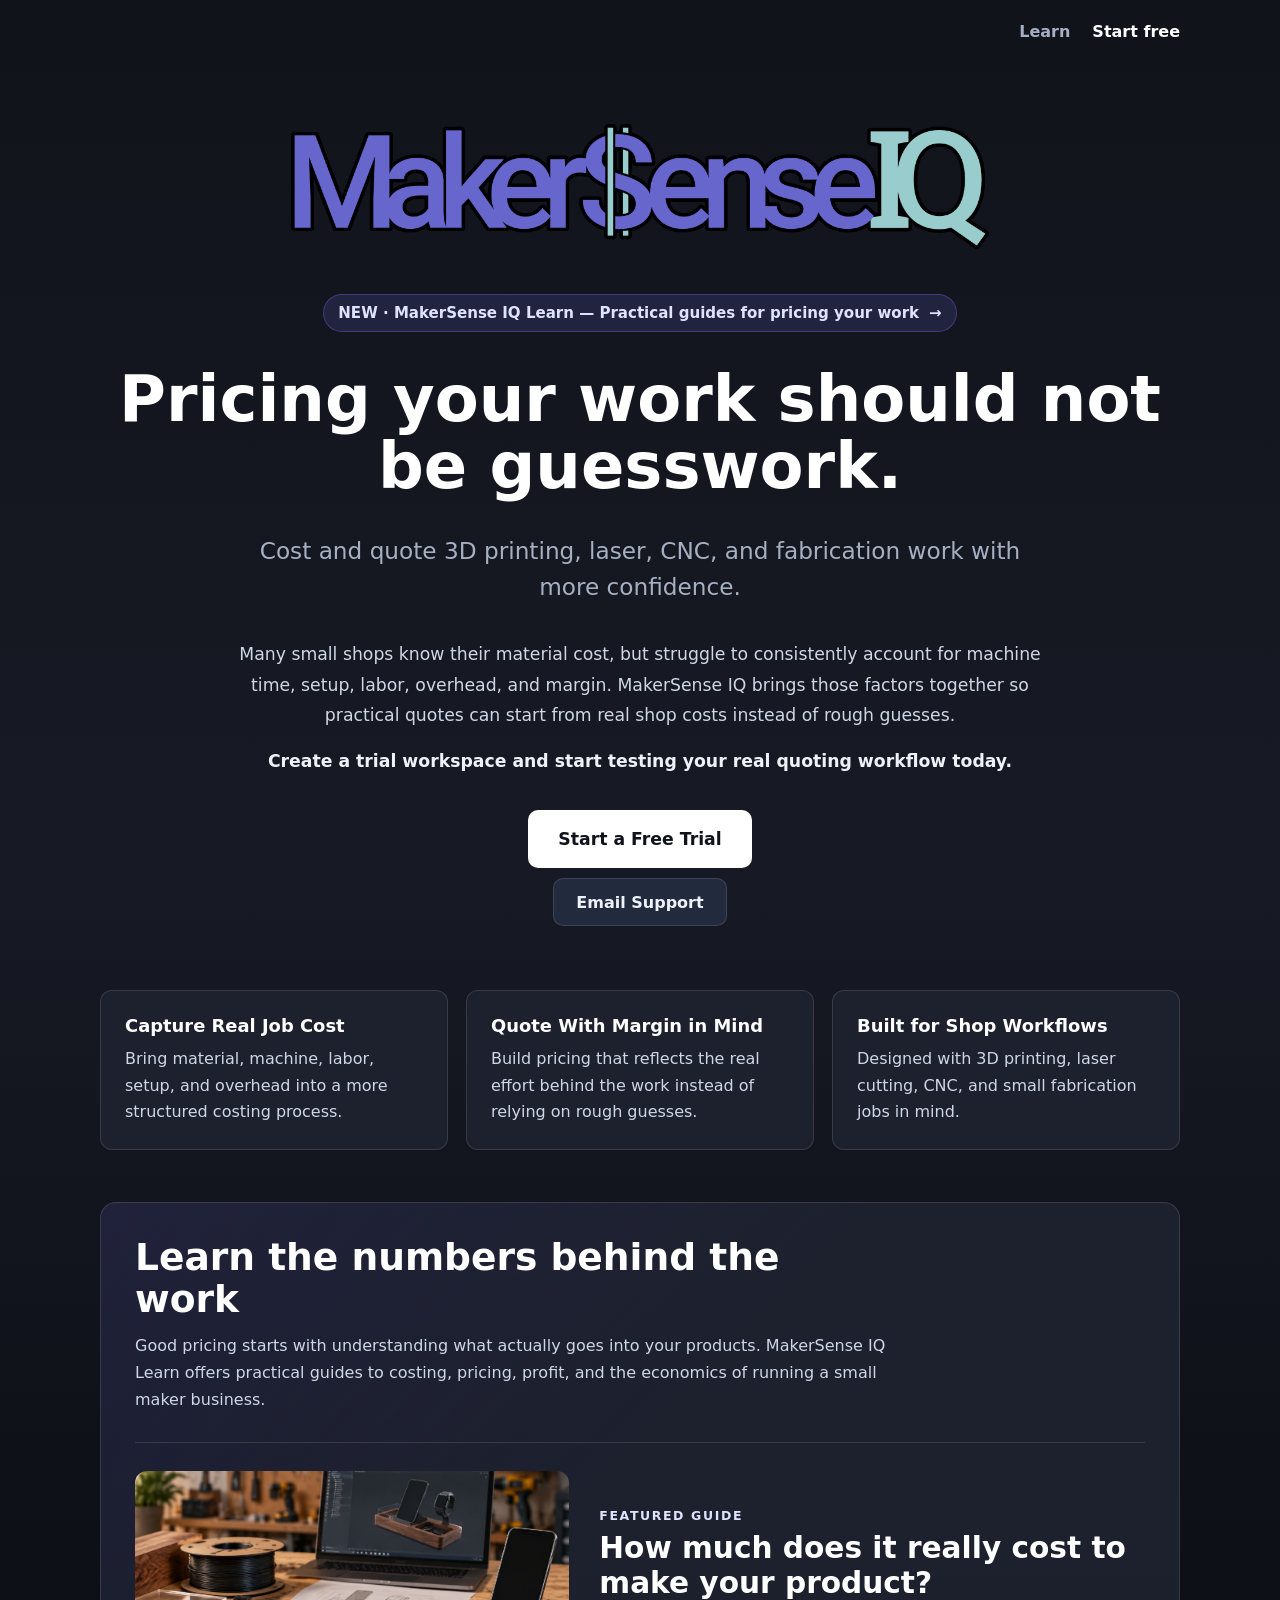
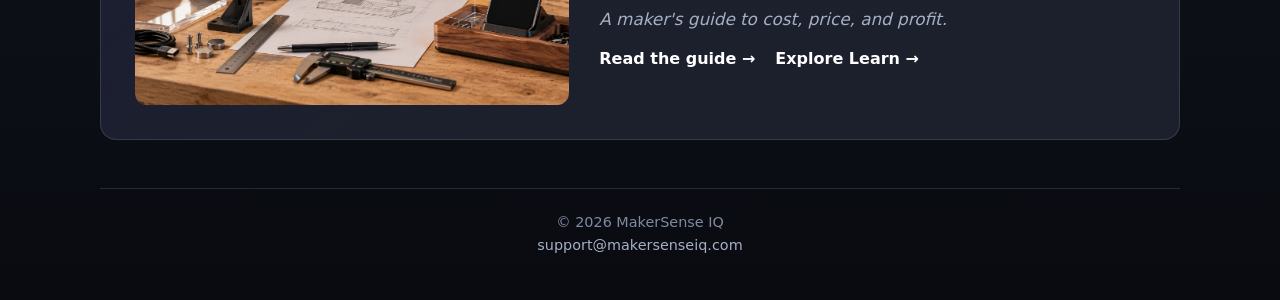
<file: index.html>
<!DOCTYPE html>
<html lang="en">
<head>
  <meta charset="UTF-8" />
  <meta name="viewport" content="width=device-width, initial-scale=1.0" />

  <title>MakerSense IQ</title>

  <meta name="description" content="MakerSense IQ helps makers, fabricators, and small shops cost and quote 3D printing, laser, CNC, and fabrication work with more confidence." />
  <meta name="keywords" content="maker pricing software, fabrication cost calculator, 3D printing cost estimator, laser cutting pricing, CNC job costing, quoting software" />
  <meta property="og:title" content="MakerSense IQ" />
  <meta property="og:description" content="Pricing your work should not be guesswork. Cost and quote 3D printing, laser, CNC, and fabrication work with more confidence." />
  <meta property="og:type" content="website" />
  <meta property="og:url" content="https://makersenseiq.com" />
  <meta property="og:image" content="https://makersenseiq.com/images/makersense-iq-logo.png" />
  <link rel="icon" type="image/png" sizes="32x32" href="/images/makersense-iq-icon-32.png" />
  <link rel="apple-touch-icon" sizes="192x192" href="/images/makersense-iq-icon-192.png" />
  <link rel="manifest" href="/site.webmanifest" />

  <style>
    :root {
      --bg-top: #11131b;
      --bg-mid: #171a24;
      --bg-bottom: #090b11;
      --panel: rgba(23, 26, 36, 0.88);
      --panel-strong: rgba(30, 34, 47, 0.94);
      --panel-border: rgba(255, 255, 255, 0.12);
      --text-main: #eef2f8;
      --text-strong: #ffffff;
      --text-muted: #a6b0c3;
      --text-body: #cfd7e6;
      --text-soft: #7f8aa1;
      --brand-purple: #6867d2;
      --brand-purple-soft: rgba(104, 103, 210, 0.18);
      --cta-bg: #ffffff;
      --cta-text: #10131b;
      --support-bg: rgba(120, 170, 255, 0.12);
    }

    * {
      box-sizing: border-box;
    }

    body {
      margin: 0;
      font-family: system-ui, -apple-system, Segoe UI, Roboto, Helvetica, Arial, sans-serif;
      background: linear-gradient(180deg, var(--bg-top) 0%, var(--bg-mid) 45%, var(--bg-bottom) 100%);
      color: var(--text-main);
    }

    a {
      color: inherit;
    }

    .container {
      width: min(1080px, calc(100% - 48px));
      margin: auto;
      padding: 48px 0 42px;
    }

    .hero {
      min-height: 78vh;
      display: grid;
      align-content: center;
      gap: 34px;
      padding: 24px 0 36px;
      text-align: center;
    }

    .logo {
      width: min(720px, 100%);
      height: auto;
      margin: 0 auto;
      display: block;
    }

    .access-pill {
      display: inline-flex;
      align-items: center;
      gap: 10px;
      width: fit-content;
      max-width: 100%;
      margin: 0 auto;
      padding: 9px 14px;
      border: 1px solid rgba(104, 103, 210, 0.42);
      border-radius: 999px;
      background: var(--brand-purple-soft);
      color: #dfe3ff;
      font-size: 0.94rem;
      font-weight: 700;
      text-decoration: none;
    }

    .tagline {
      font-size: clamp(2rem, 6vw, 4rem);
      color: var(--text-strong);
      margin: 0;
      font-weight: 800;
      line-height: 1.04;
    }

    .subtag {
      font-size: clamp(1.1rem, 2.8vw, 1.45rem);
      color: var(--text-muted);
      line-height: 1.55;
      margin: 0 auto;
      max-width: 780px;
    }

    .description {
      font-size: 1.08rem;
      line-height: 1.75;
      margin: 0 auto;
      color: var(--text-body);
      max-width: 820px;
    }

    .trial-prompt {
      display: block;
      margin-top: 16px;
      color: var(--text-main);
      font-weight: 800;
    }

    .cta-row {
      display: flex;
      flex-direction: column;
      align-items: center;
      justify-content: center;
      gap: 10px;
    }

    .cta,
    .secondary-link {
      display: inline-flex;
      align-items: center;
      justify-content: center;
      min-height: 48px;
      padding: 13px 22px;
      border-radius: 10px;
      text-decoration: none;
      font-weight: 800;
      transition: transform 0.15s ease, opacity 0.15s ease, border-color 0.15s ease;
    }

    .cta {
      background: var(--cta-bg);
      color: var(--cta-text);
      min-height: 58px;
      padding: 16px 30px;
      font-size: 1.08rem;
    }

    .secondary-link {
      border: 1px solid var(--panel-border);
      background: var(--support-bg);
      color: var(--text-main);
    }

    .cta:hover,
    .secondary-link:hover {
      transform: translateY(-1px);
      opacity: 0.96;
    }

    .feature {
      border: 1px solid var(--panel-border);
      border-radius: 12px;
      background: var(--panel);
      text-align: left;
    }

    .features {
      display: grid;
      grid-template-columns: repeat(3, minmax(0, 1fr));
      gap: 18px;
      margin-top: 28px;
    }

    .feature {
      padding: 24px;
      background: var(--panel-strong);
    }

    .feature h3 {
      margin: 0 0 10px;
      color: var(--text-strong);
      font-size: 1.12rem;
    }

    .feature p {
      margin: 0;
      color: var(--text-body);
      line-height: 1.65;
    }

    .learn-feature {
      margin-top: 52px;
      padding: 34px;
      border: 1px solid var(--panel-border);
      border-radius: 16px;
      background: linear-gradient(135deg, rgba(104, 103, 210, 0.16), rgba(30, 34, 47, 0.94) 48%);
    }

    .learn-feature-intro {
      max-width: 760px;
    }

    .learn-feature h2 {
      margin: 0 0 12px;
      color: var(--text-strong);
      font-size: clamp(1.75rem, 3vw, 2.35rem);
      line-height: 1.1;
    }

    .learn-feature-intro > p {
      margin: 0;
      color: var(--text-body);
      line-height: 1.7;
    }

    .featured-guide {
      display: grid;
      grid-template-columns: minmax(280px, 43%) 1fr;
      gap: 30px;
      align-items: center;
      margin-top: 28px;
      padding-top: 28px;
      border-top: 1px solid var(--panel-border);
    }

    .featured-guide-image {
      display: block;
      overflow: hidden;
      border-radius: 12px;
    }

    .featured-guide-image img {
      display: block;
      width: 100%;
      aspect-ratio: 1.85 / 1;
      object-fit: cover;
      transition: transform 0.2s ease;
    }

    .featured-guide-image:hover img {
      transform: scale(1.02);
    }

    .featured-label {
      margin: 0 0 8px;
      color: #dfe3ff;
      font-size: 0.78rem;
      font-weight: 800;
      letter-spacing: 0.13em;
    }

    .featured-guide h3 {
      margin: 0 0 8px;
      color: var(--text-strong);
      font-size: clamp(1.35rem, 2.4vw, 1.85rem);
      line-height: 1.18;
    }

    .featured-guide p {
      margin: 0;
      color: var(--text-muted);
      font-size: 1.05rem;
    }

    .guide-links {
      display: flex;
      flex-wrap: wrap;
      gap: 20px;
      margin-top: 20px;
    }

    .guide-links a {
      color: var(--text-strong);
      font-weight: 800;
      text-decoration: none;
    }

    .guide-links a:hover {
      color: #dfe3ff;
    }

    .footer {
      margin-top: 48px;
      padding-top: 22px;
      border-top: 1px solid var(--panel-border);
      color: var(--text-soft);
      font-size: 0.9rem;
      line-height: 1.6;
      text-align: center;
    }

    .footer a {
      color: var(--text-muted);
      text-decoration: none;
    }

    @media (max-width: 760px) {
      .container {
        width: min(100% - 32px, 1080px);
        padding-top: 30px;
      }

      .hero {
        min-height: auto;
        padding-top: 18px;
      }

      .features {
        grid-template-columns: 1fr;
      }

      .learn-feature {
        margin-top: 36px;
        padding: 24px;
      }

      .featured-guide {
        grid-template-columns: 1fr;
        gap: 20px;
      }

      .cta,
      .secondary-link {
        width: 100%;
      }
    }
  </style>
</head>

<body>
  <header style="width:min(1080px,calc(100% - 48px));margin:auto;padding-top:22px;display:flex;justify-content:flex-end;gap:22px;font-weight:800;">
    <a href="/learn/" style="color:#a6b0c3;text-decoration:none;">Learn</a>
    <a href="https://app.makersenseiq.com/login" style="color:#ffffff;text-decoration:none;">Start free</a>
  </header>
  <main class="container">
    <section class="hero">
      <img class="logo" src="/images/makersense-iq-logo.png" alt="MakerSense IQ" />

      <a class="access-pill" href="/learn/">NEW · MakerSense IQ Learn — Practical guides for pricing your work <span aria-hidden="true">→</span></a>

      <h1 class="tagline">Pricing your work should not be guesswork.</h1>

      <p class="subtag">
        Cost and quote 3D printing, laser, CNC, and fabrication work with more confidence.
      </p>

      <p class="description">
        Many small shops know their material cost, but struggle to consistently account for
        machine time, setup, labor, overhead, and margin. MakerSense IQ brings those factors
        together so practical quotes can start from real shop costs instead of rough guesses.
        <strong class="trial-prompt">Create a trial workspace and start testing your real quoting workflow today.</strong>
      </p>

      <div class="cta-row">
        <a class="cta" href="https://app.makersenseiq.com/login">
          Start a Free Trial
        </a>
        <a class="secondary-link" href="mailto:support@makersenseiq.com">
          Email Support
        </a>
      </div>
    </section>

    <section class="features" aria-label="MakerSense IQ workflow focus">
      <div class="feature">
        <h3>Capture Real Job Cost</h3>
        <p>Bring material, machine, labor, setup, and overhead into a more structured costing process.</p>
      </div>

      <div class="feature">
        <h3>Quote With Margin in Mind</h3>
        <p>Build pricing that reflects the real effort behind the work instead of relying on rough guesses.</p>
      </div>

      <div class="feature">
        <h3>Built for Shop Workflows</h3>
        <p>Designed with 3D printing, laser cutting, CNC, and small fabrication jobs in mind.</p>
      </div>
    </section>

    <section class="learn-feature" aria-labelledby="learn-feature-title">
      <div class="learn-feature-intro">
        <h2 id="learn-feature-title">Learn the numbers behind the work</h2>
        <p>Good pricing starts with understanding what actually goes into your products. MakerSense IQ Learn offers practical guides to costing, pricing, profit, and the economics of running a small maker business.</p>
      </div>

      <article class="featured-guide">
        <a class="featured-guide-image" href="/learn/how-much-does-it-really-cost-to-make-your-product/">
          <img src="/assets/learn/how-much-does-it-really-cost-to-make-your-product/hero-workbench.jpeg" alt="A finished desk organizer, material, drawings, and a product design on a maker's workbench" />
        </a>
        <div>
          <div class="featured-label">FEATURED GUIDE</div>
          <h3>How much does it really cost to make your product?</h3>
          <p><em>A maker's guide to cost, price, and profit.</em></p>
          <div class="guide-links">
            <a href="/learn/how-much-does-it-really-cost-to-make-your-product/">Read the guide <span aria-hidden="true">→</span></a>
            <a href="/learn/">Explore Learn <span aria-hidden="true">→</span></a>
          </div>
        </div>
      </article>
    </section>

    <footer class="footer">
      <div>&copy; 2026 MakerSense IQ</div>
      <div><a href="mailto:support@makersenseiq.com">support@makersenseiq.com</a></div>
    </footer>
  </main>
</body>
</html>
</file>
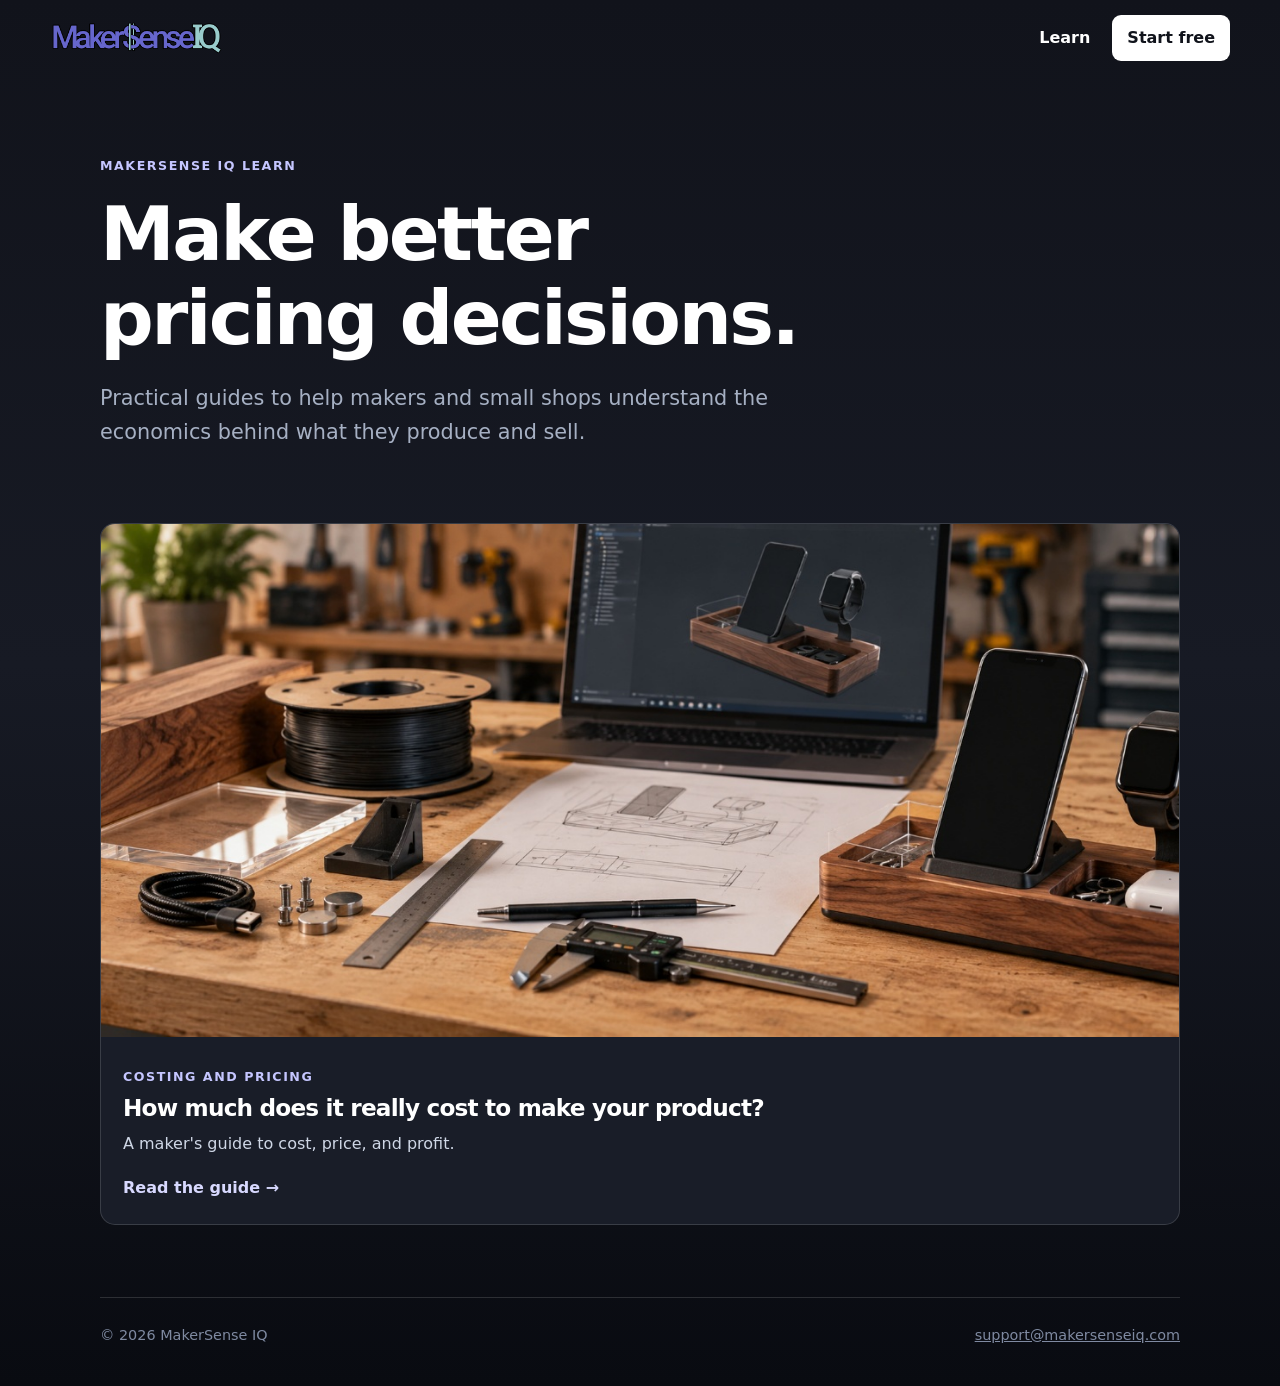
<file: learn/index.html>
<!DOCTYPE html>
<html lang="en">
<head>
  <meta charset="UTF-8"><meta name="viewport" content="width=device-width, initial-scale=1.0">
  <title>Learn | MakerSense IQ</title>
  <meta name="description" content="Practical guides for makers and small shops on product costs, pricing, quoting, and profitability.">
  <link rel="canonical" href="https://makersenseiq.com/learn/">
  <meta property="og:title" content="Learn | MakerSense IQ"><meta property="og:description" content="Practical guides for makers and small shops on product costs, pricing, quoting, and profitability."><meta property="og:type" content="website"><meta property="og:url" content="https://makersenseiq.com/learn/"><meta property="og:image" content="https://makersenseiq.com/assets/learn/how-much-does-it-really-cost-to-make-your-product/hero-workbench.jpeg">
  <link rel="stylesheet" href="/learn/learn.css"><link rel="icon" type="image/png" sizes="32x32" href="/images/makersense-iq-icon-32.png">
</head>
<body>
  <header class="site-header"><a class="site-brand" href="/"><img src="/images/makersense-iq-logo.png" alt="MakerSense IQ"></a><nav class="site-nav" aria-label="Primary navigation"><a href="/learn/" aria-current="page">Learn</a><a class="nav-cta" href="https://app.makersenseiq.com/login">Start free</a></nav></header>
  <main class="learn-shell"><section class="learn-hero"><div class="eyebrow">MakerSense IQ Learn</div><h1>Make better pricing decisions.</h1><p class="lead">Practical guides to help makers and small shops understand the economics behind what they produce and sell.</p></section>
  <section class="article-grid" aria-label="Articles"><article class="article-card"><a href="/learn/how-much-does-it-really-cost-to-make-your-product/"><img src="/assets/learn/how-much-does-it-really-cost-to-make-your-product/hero-workbench.jpeg" alt="A made product beside material, drawings, and a product design on a workbench"></a><div class="article-card-body"><div class="eyebrow">Costing and pricing</div><h2><a href="/learn/how-much-does-it-really-cost-to-make-your-product/">How much does it really cost to make your product?</a></h2><p>A maker's guide to cost, price, and profit.</p><a class="read-link" href="/learn/how-much-does-it-really-cost-to-make-your-product/">Read the guide <span aria-hidden="true">→</span></a></div></article></section></main>
  <footer class="site-footer"><span>© 2026 MakerSense IQ</span><a href="mailto:support@makersenseiq.com">support@makersenseiq.com</a></footer>
</body></html>
</file>
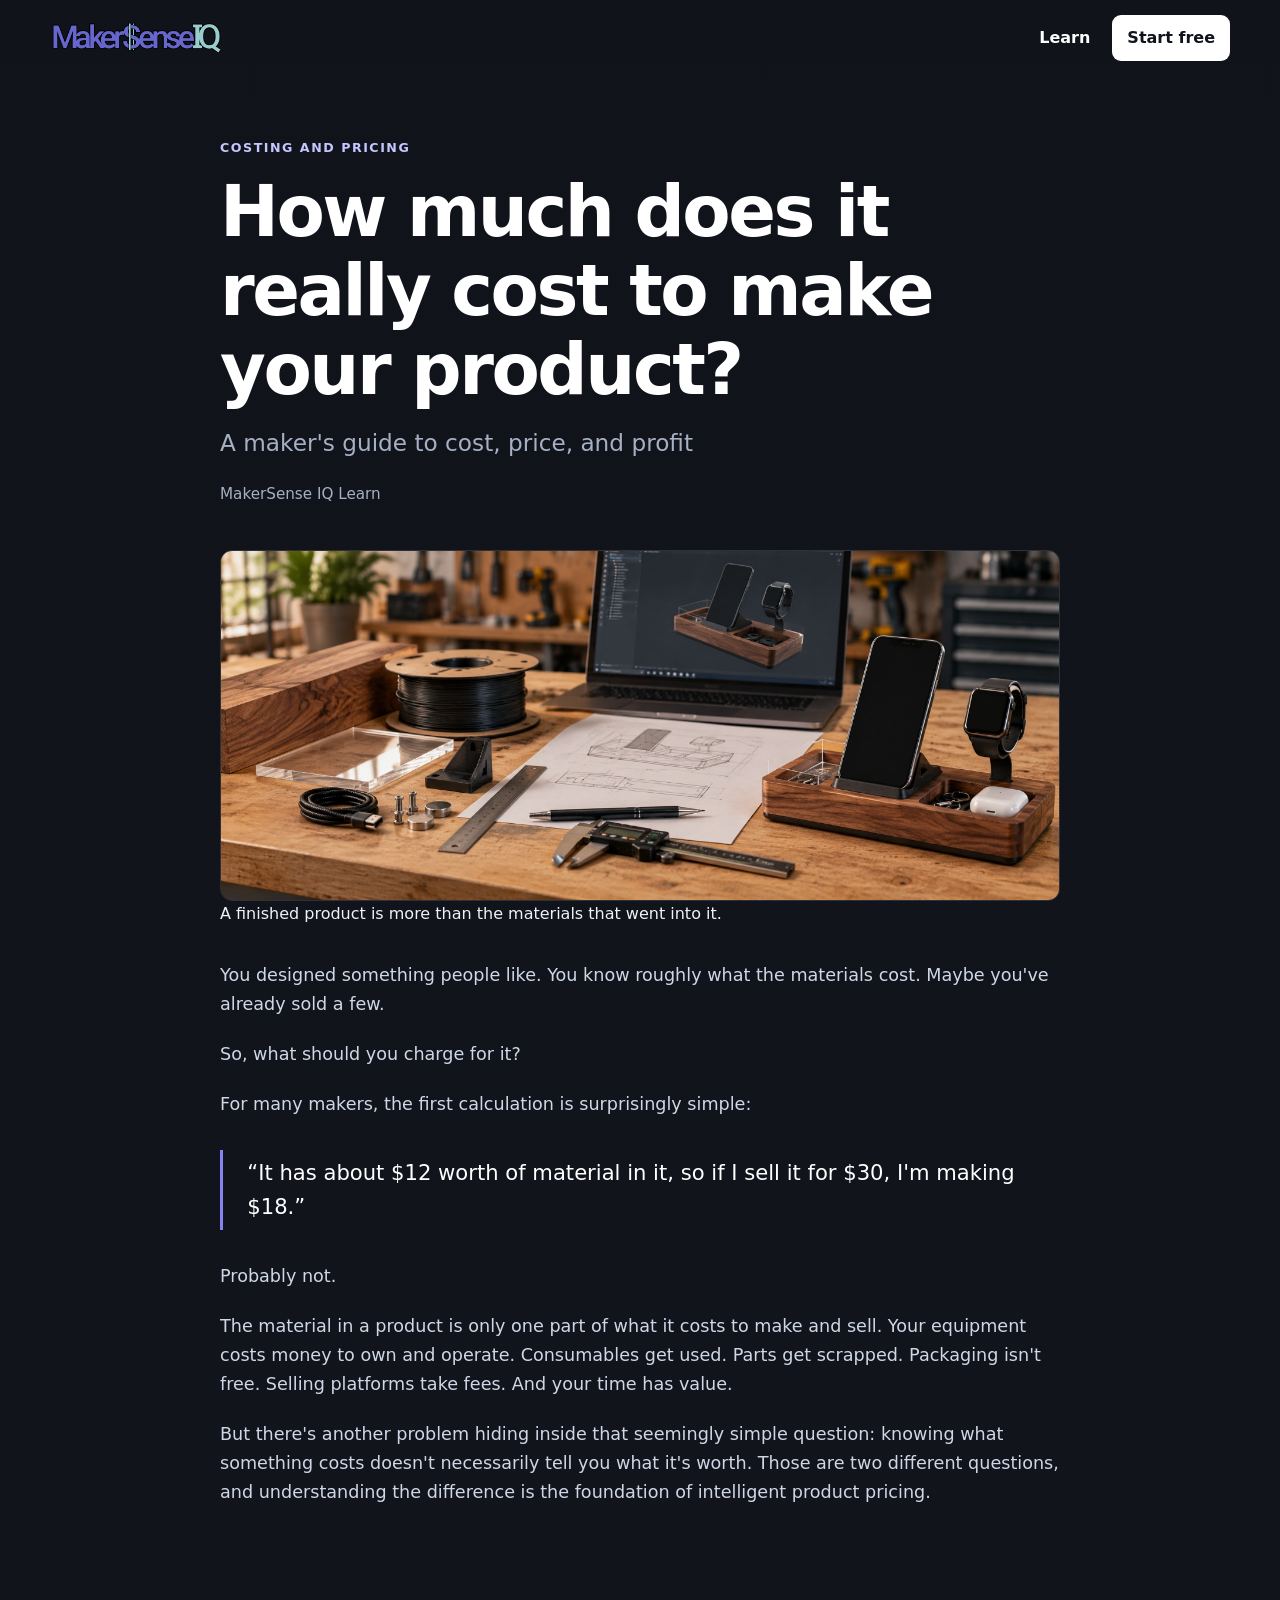
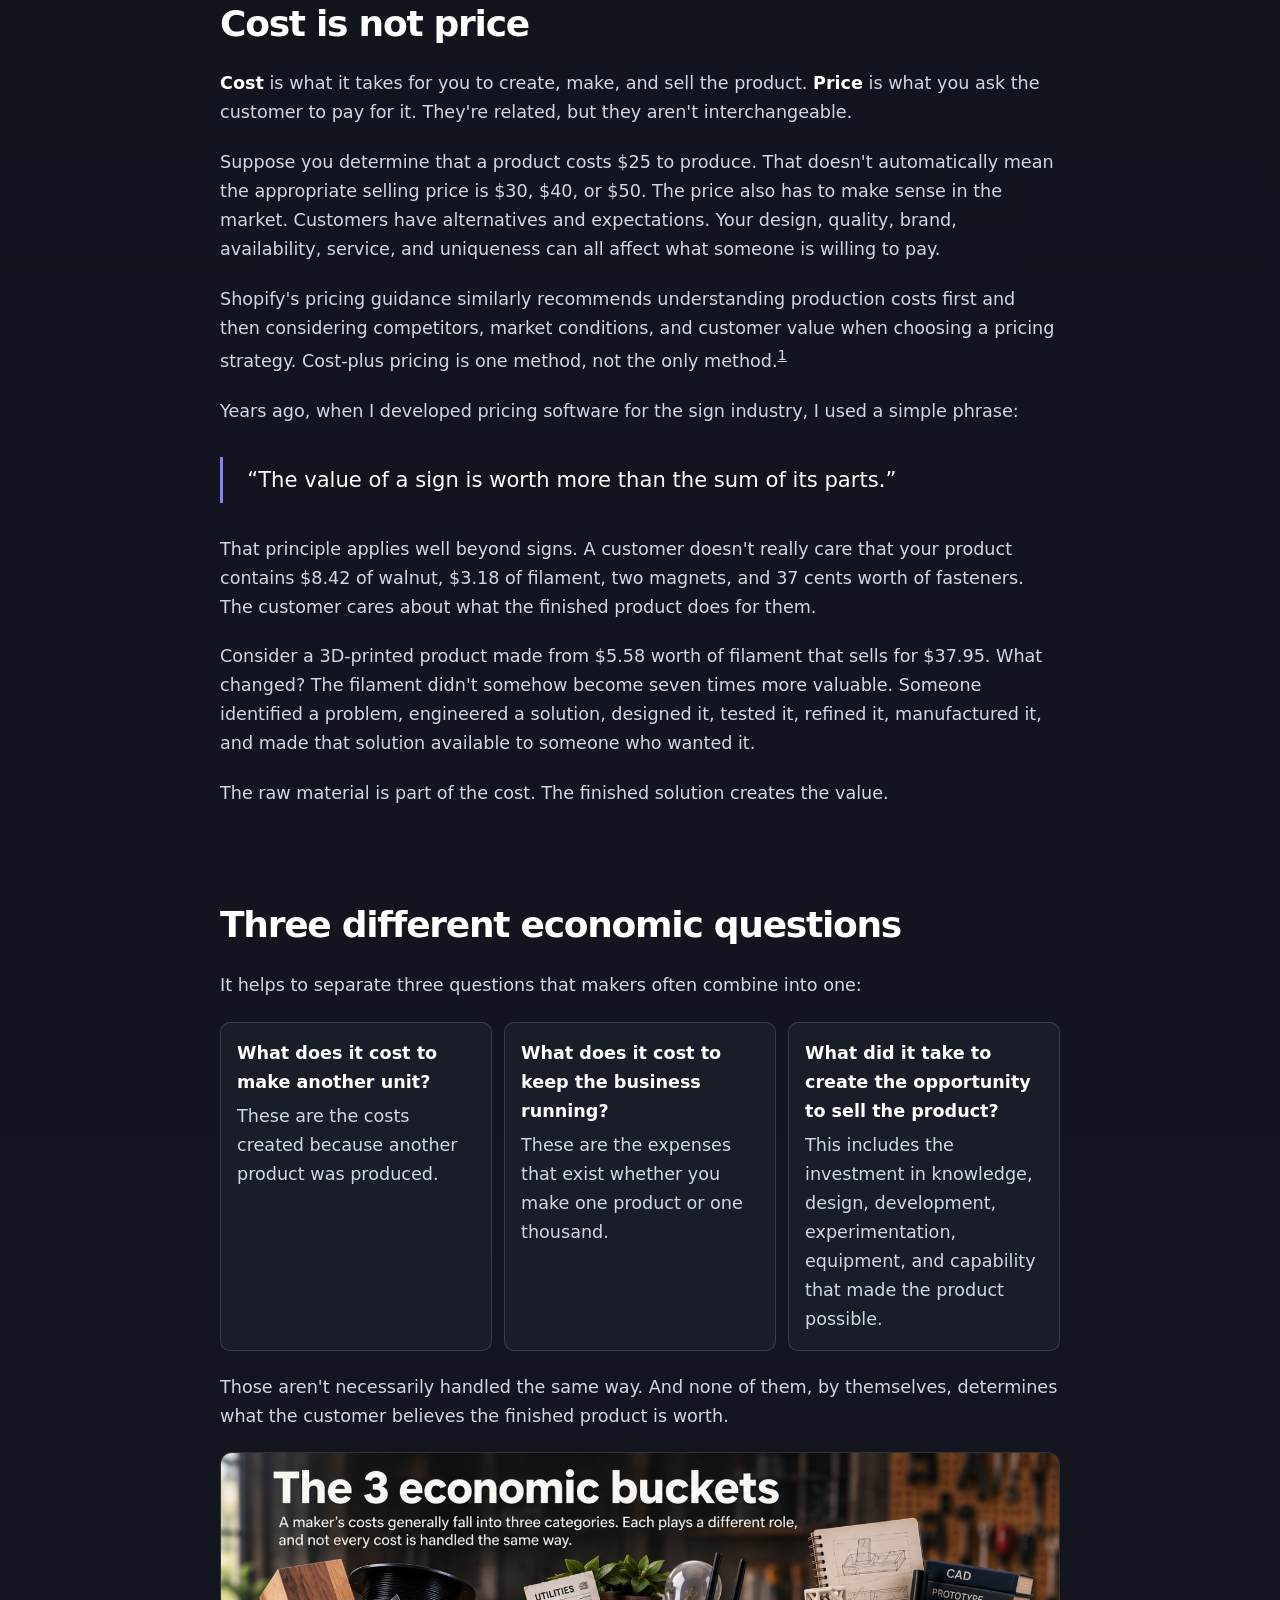
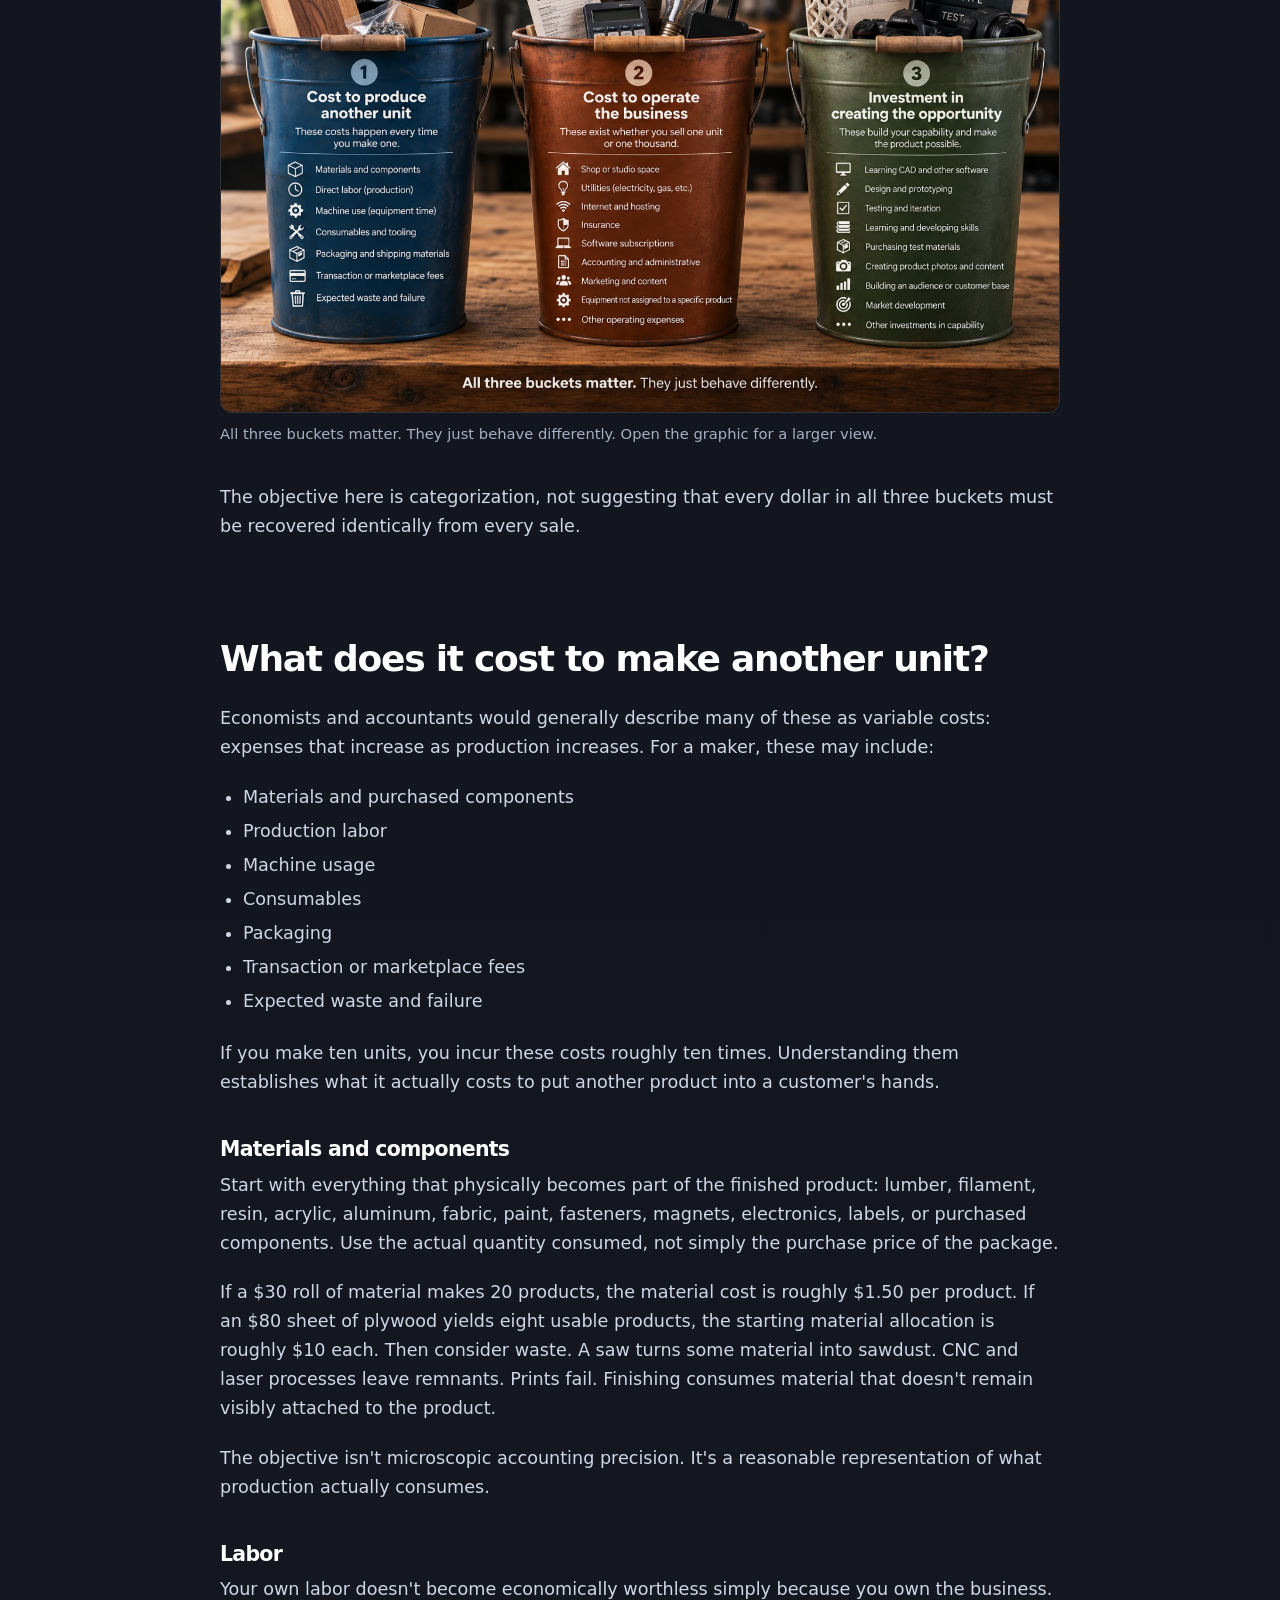
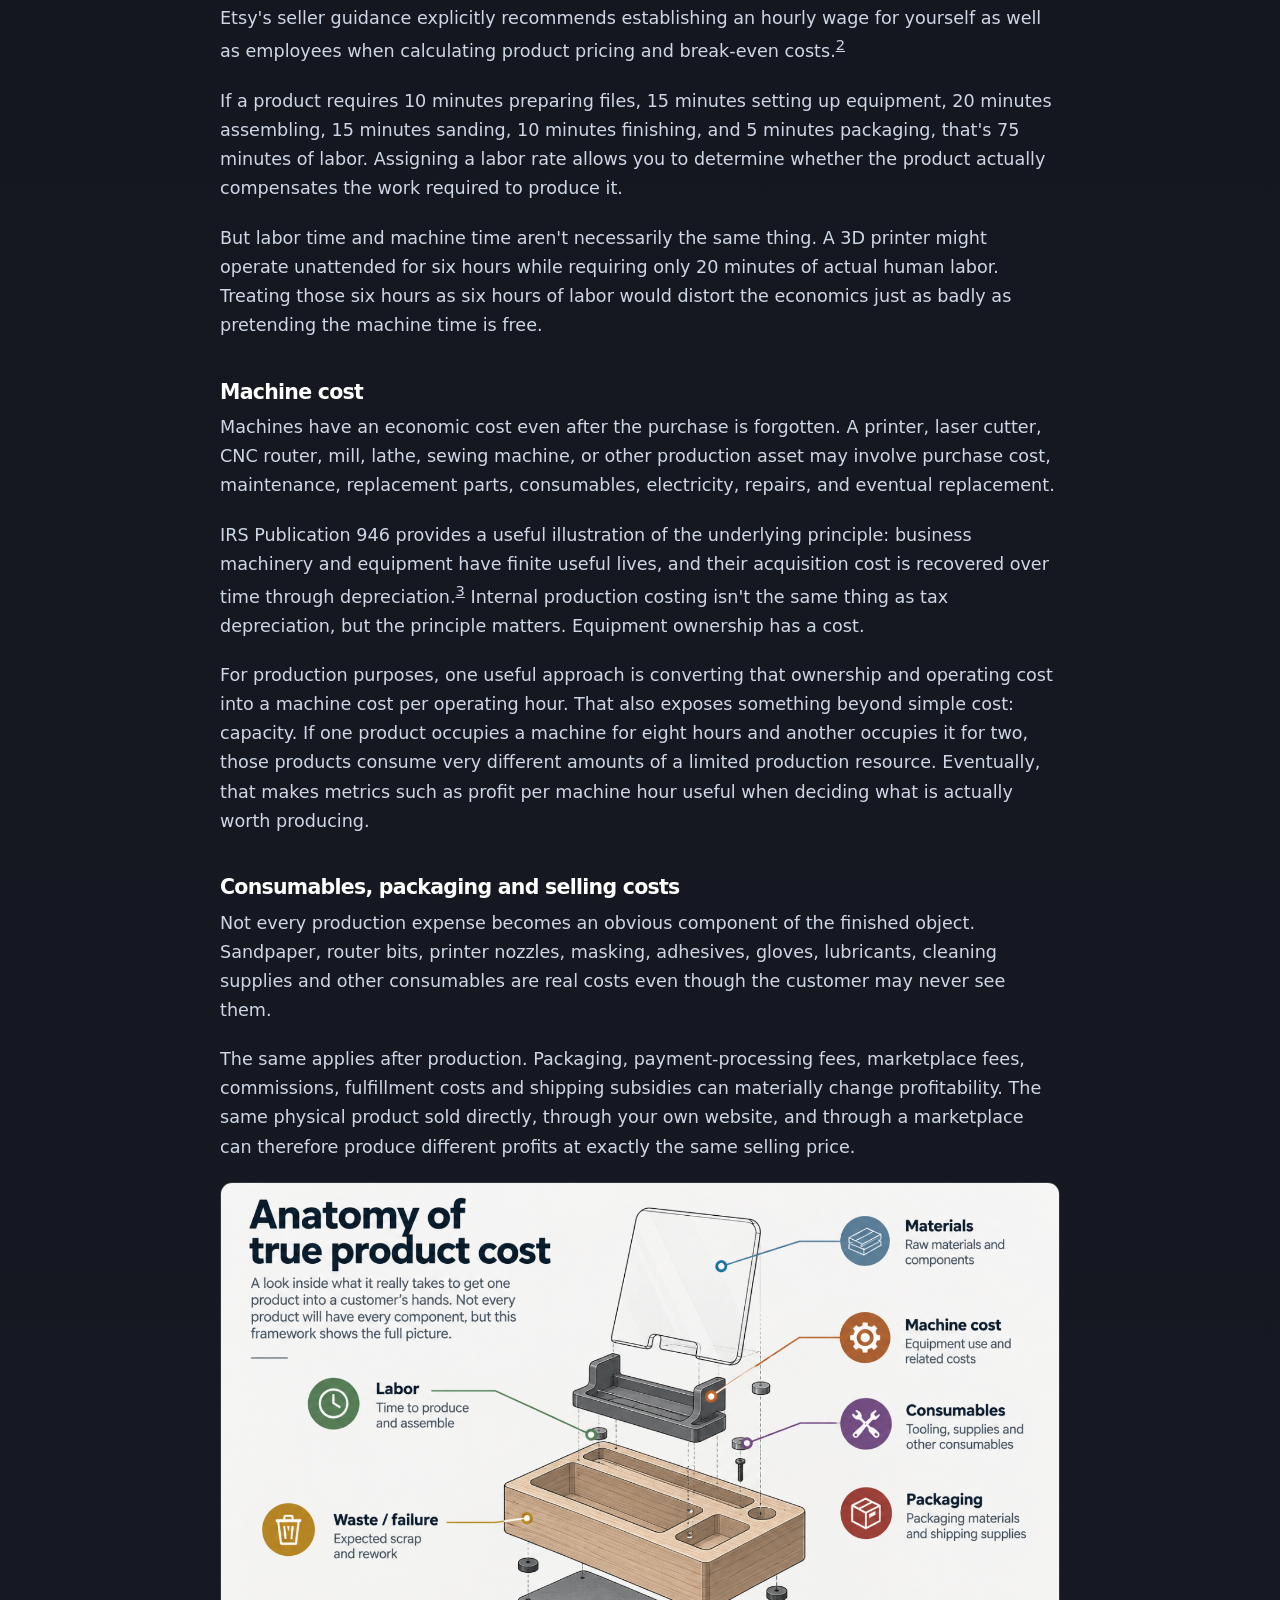
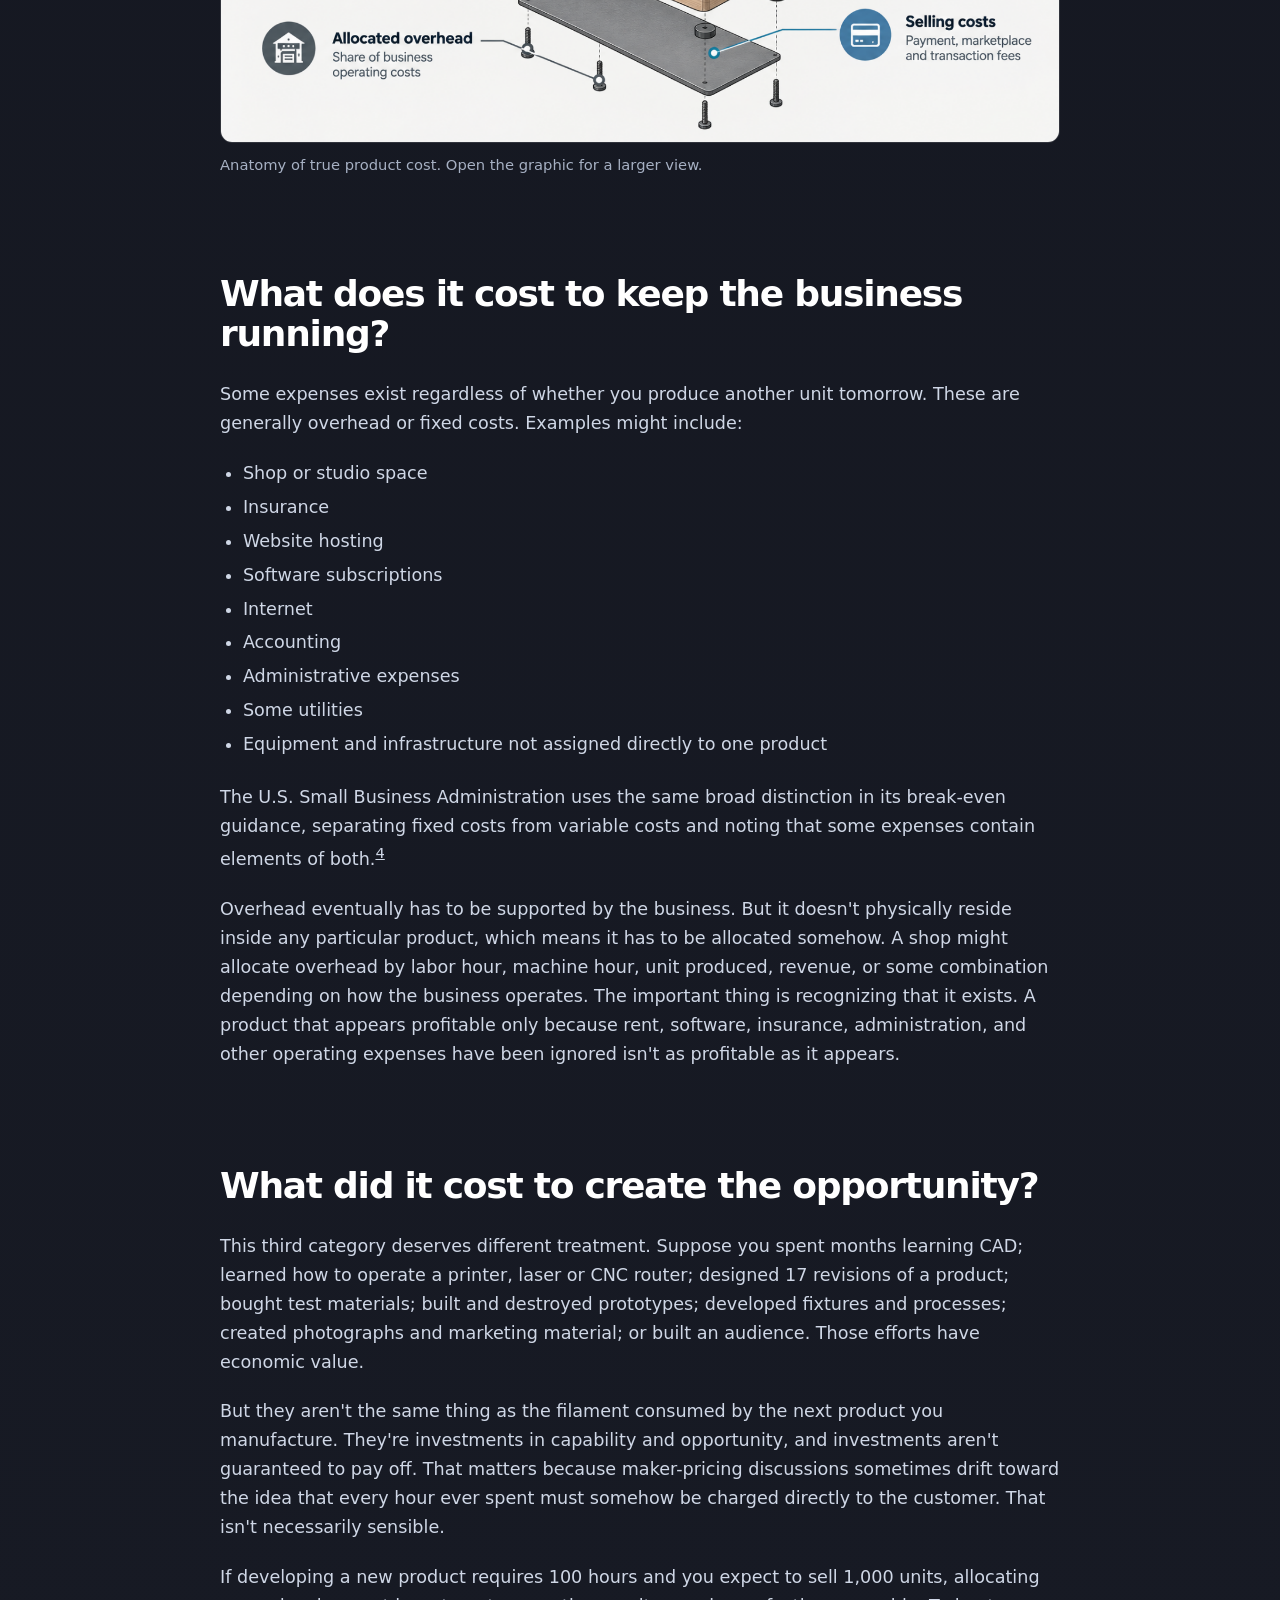
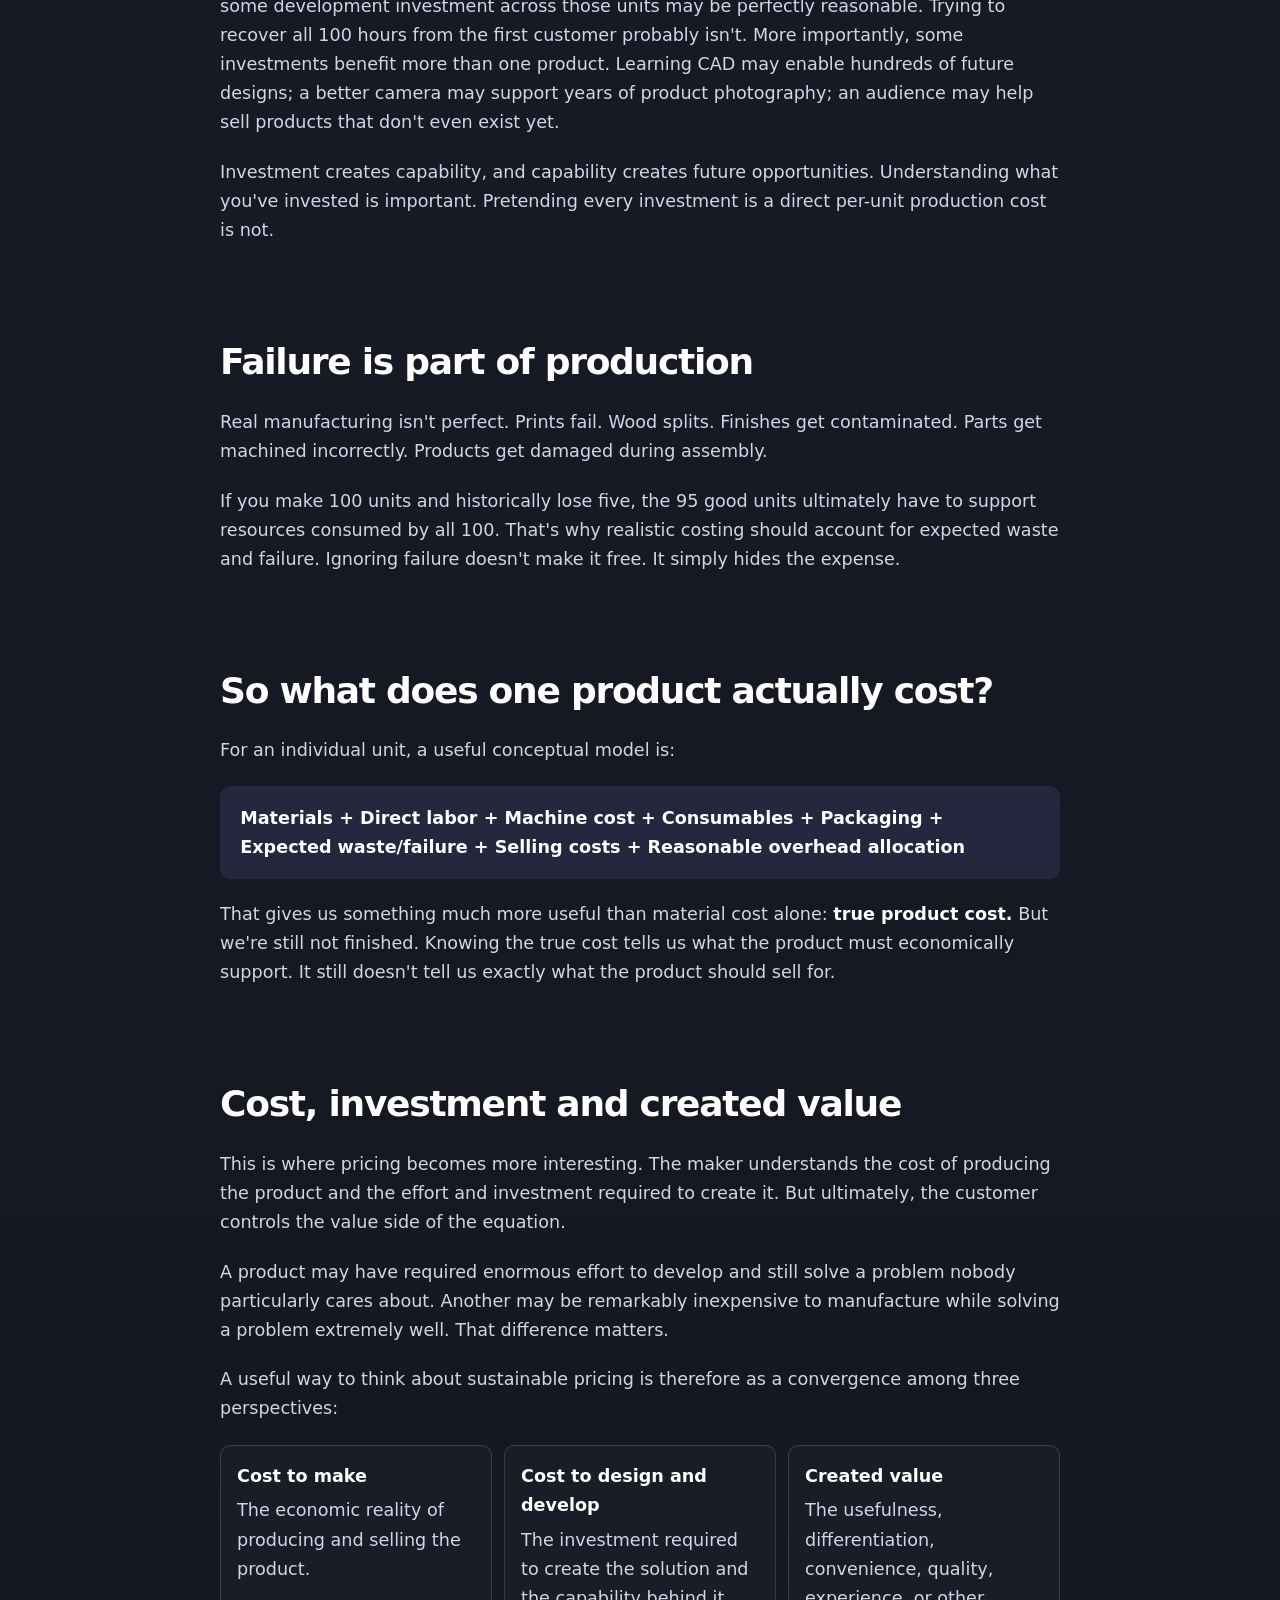
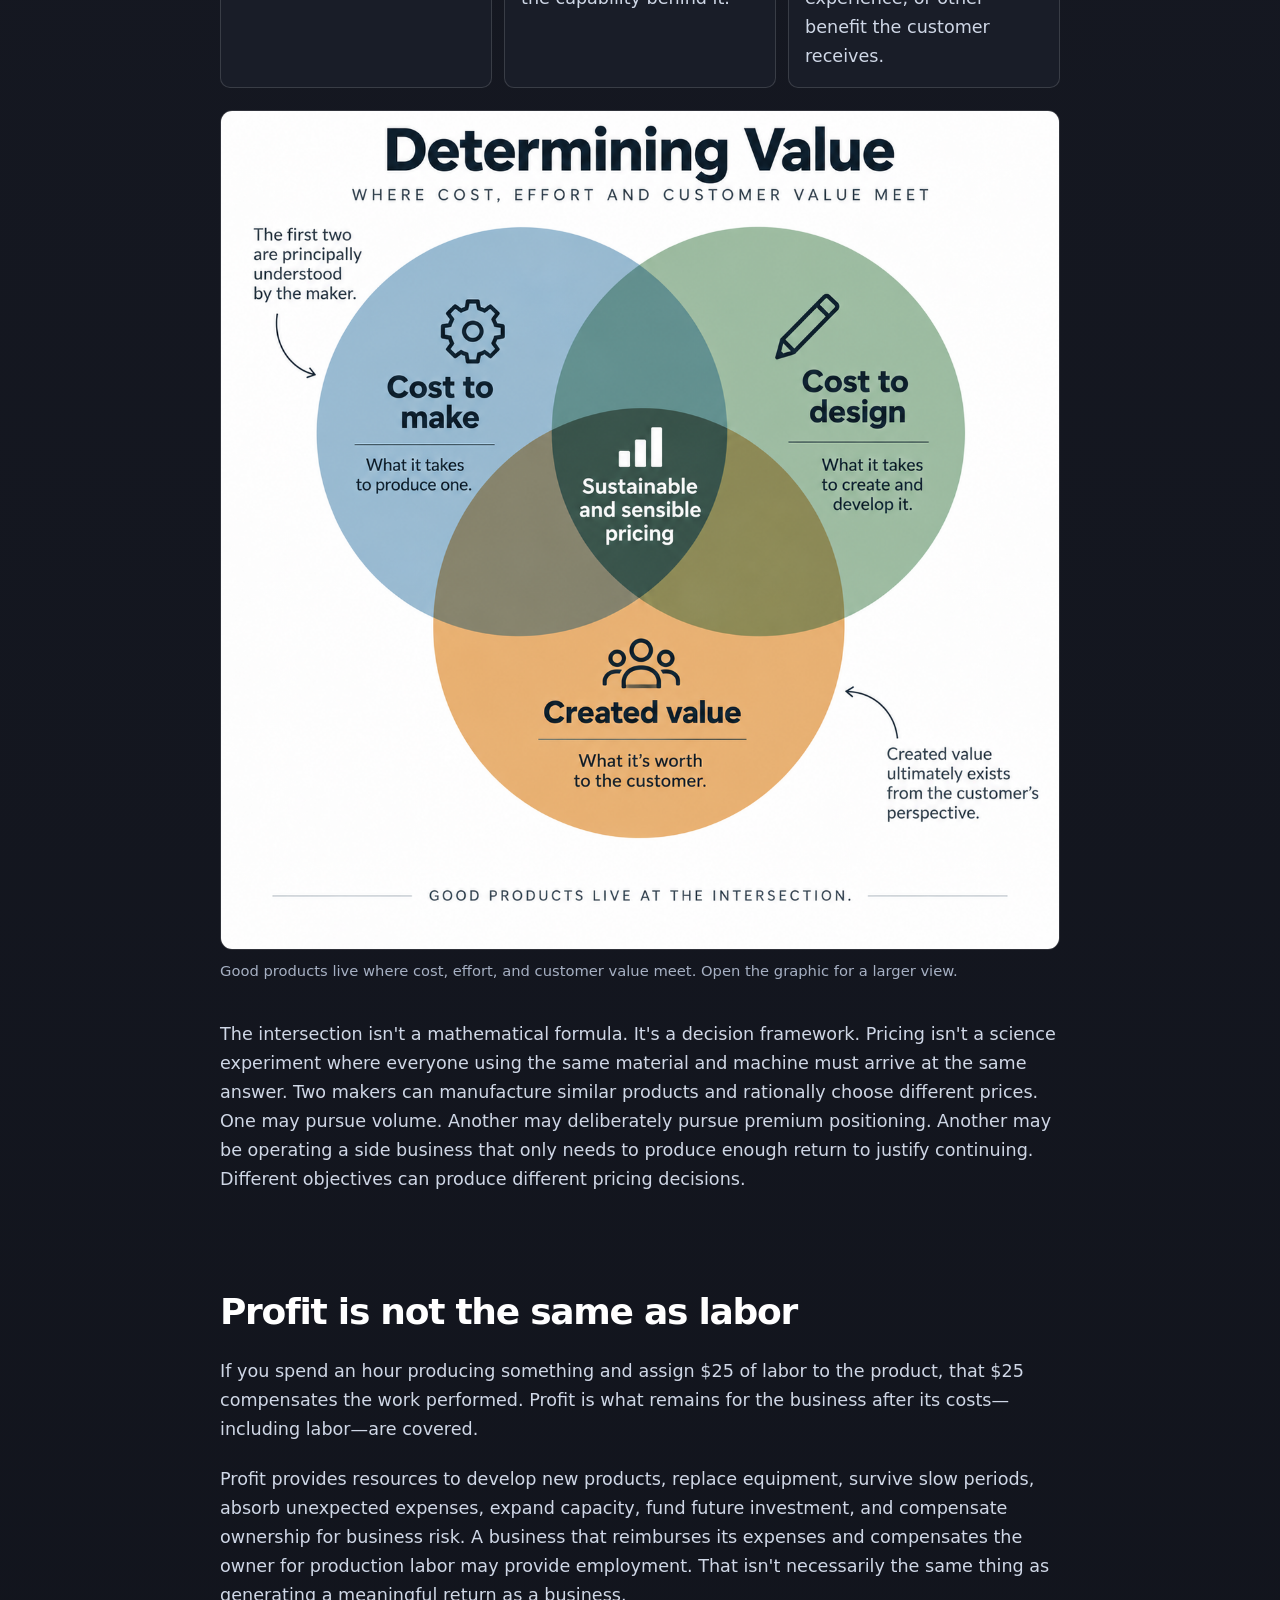
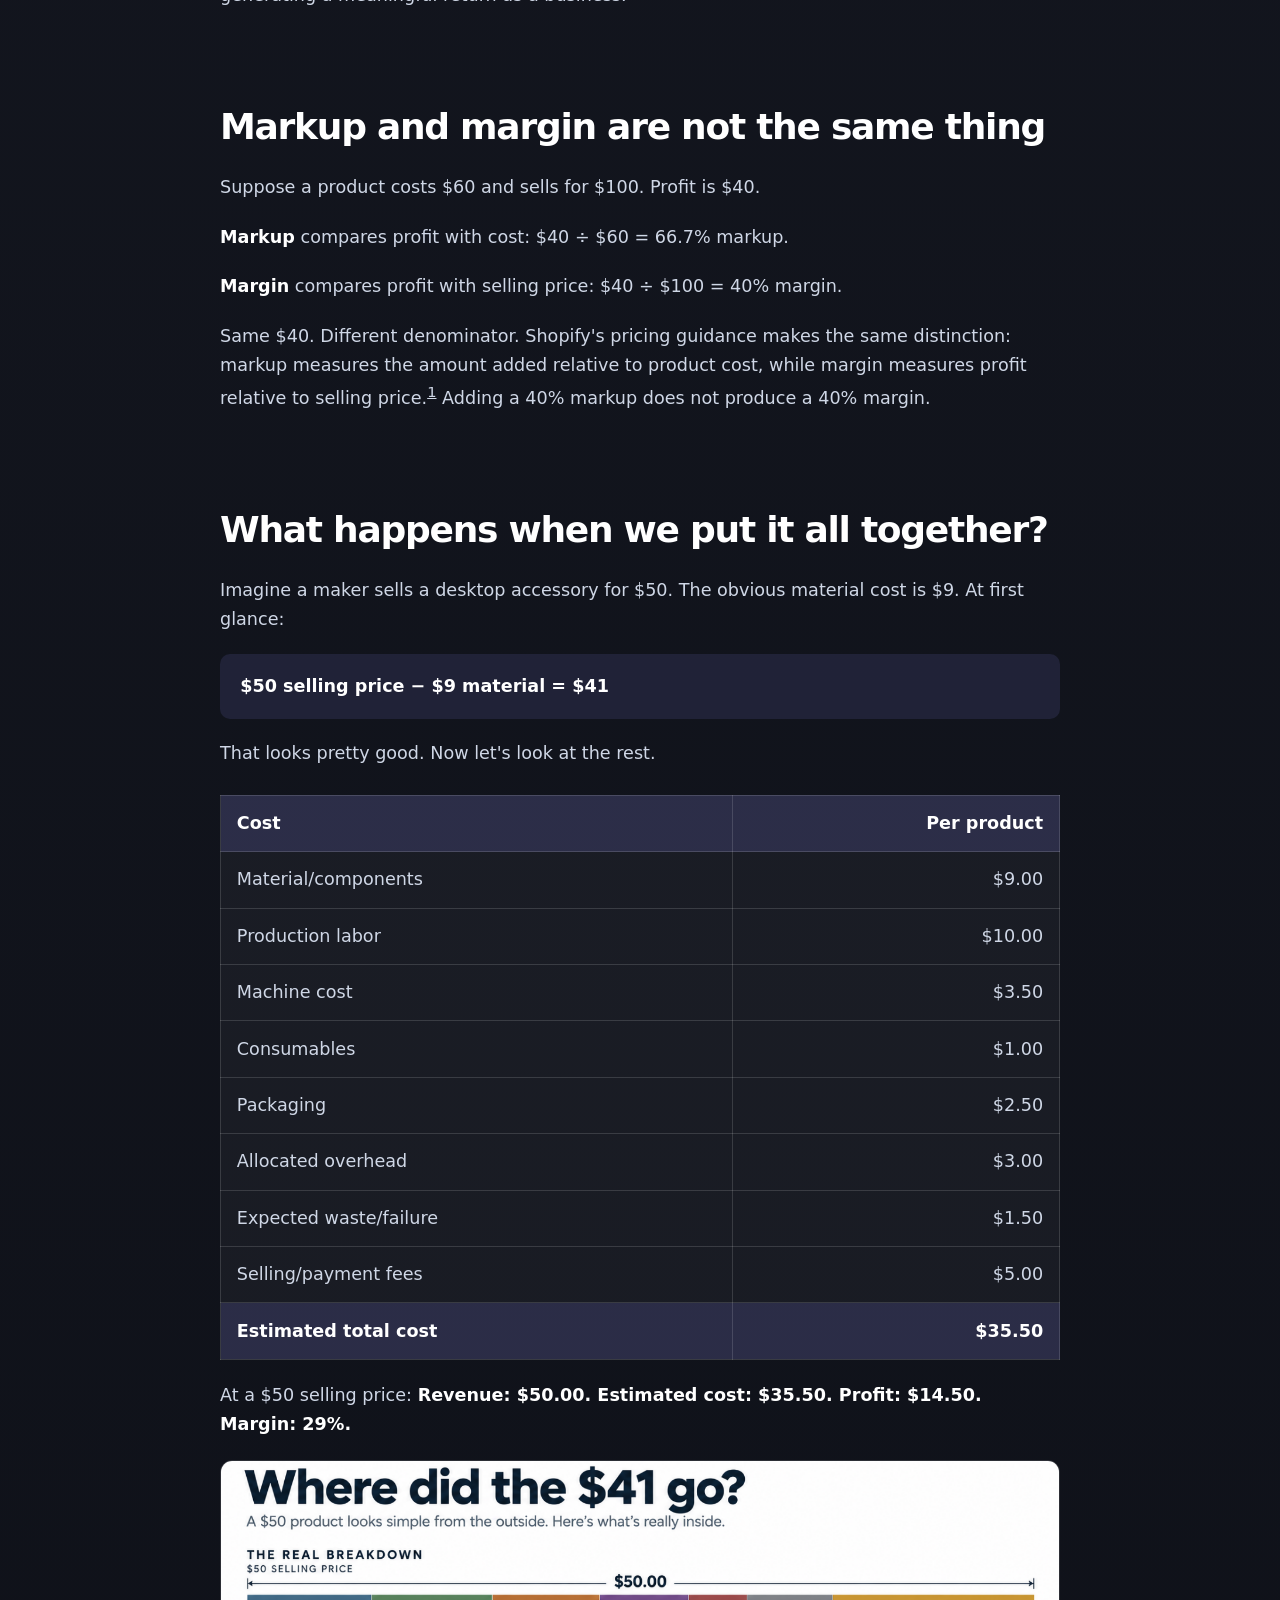
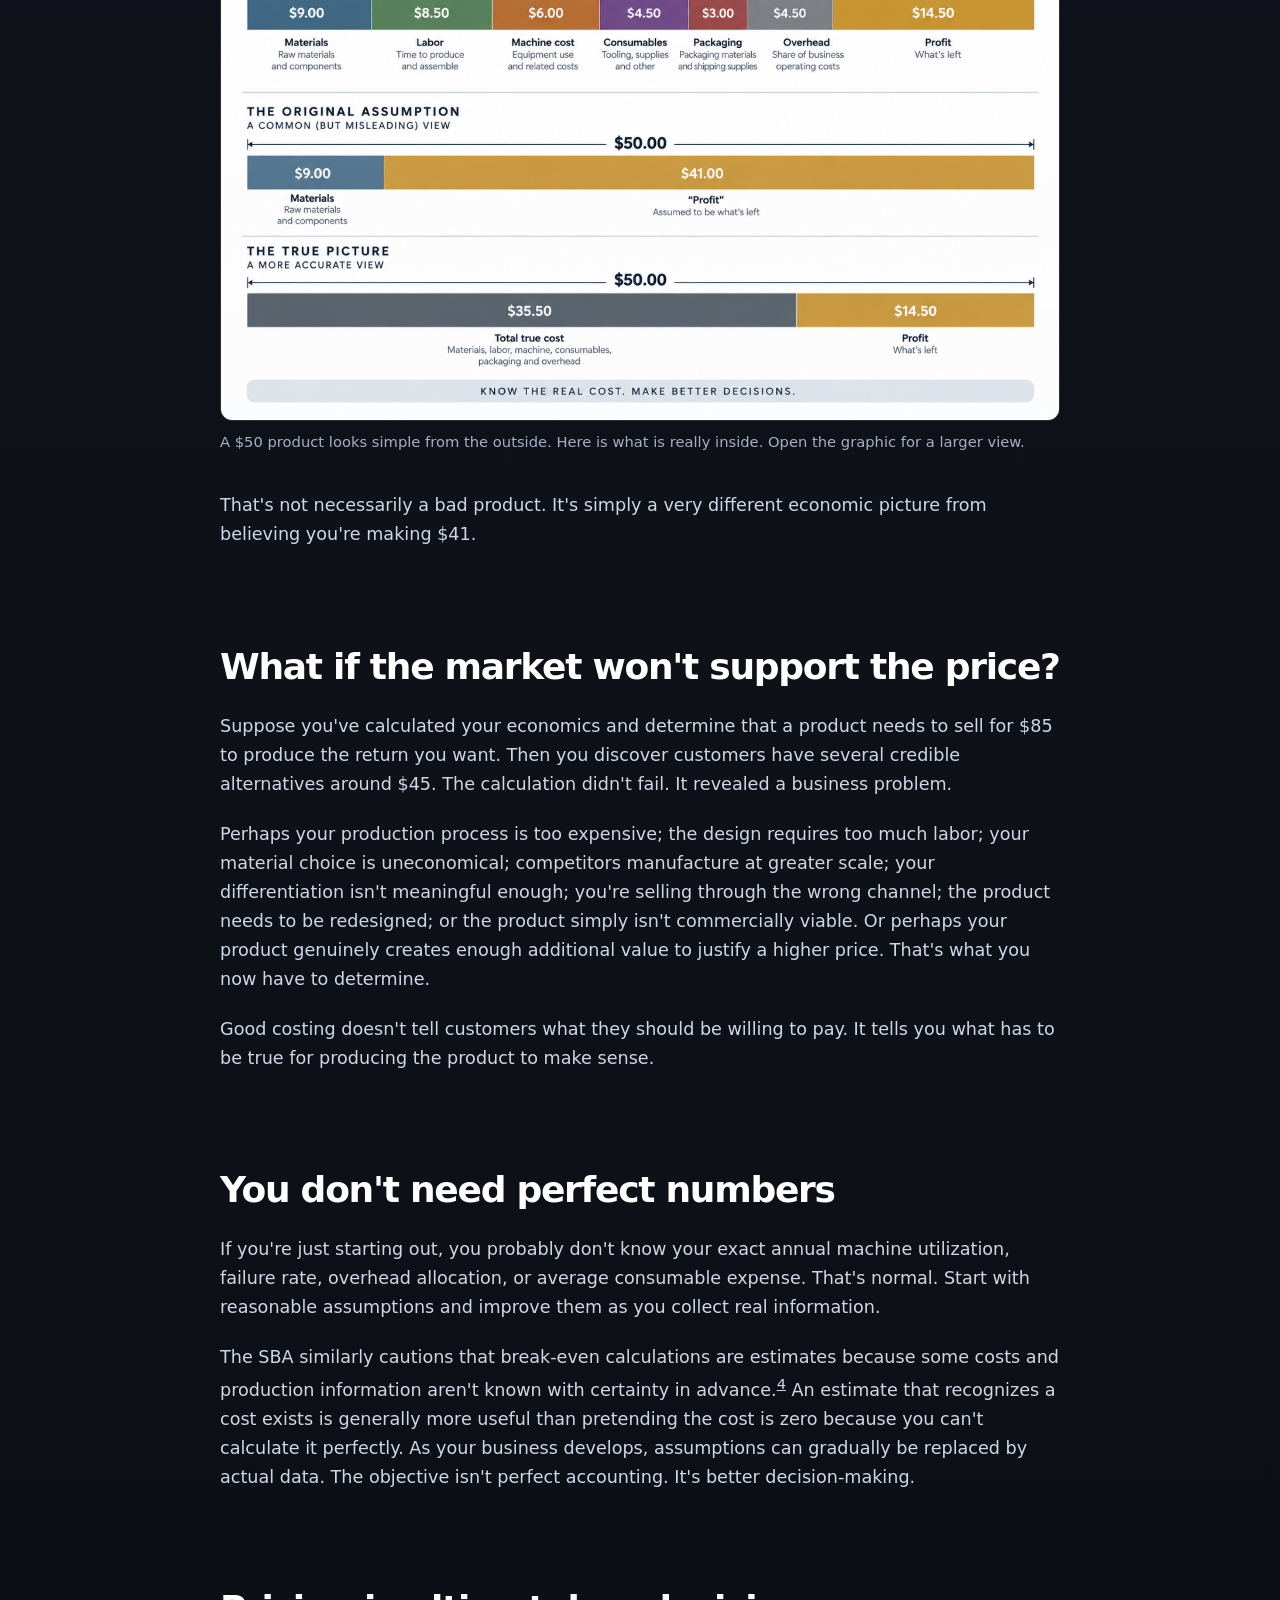
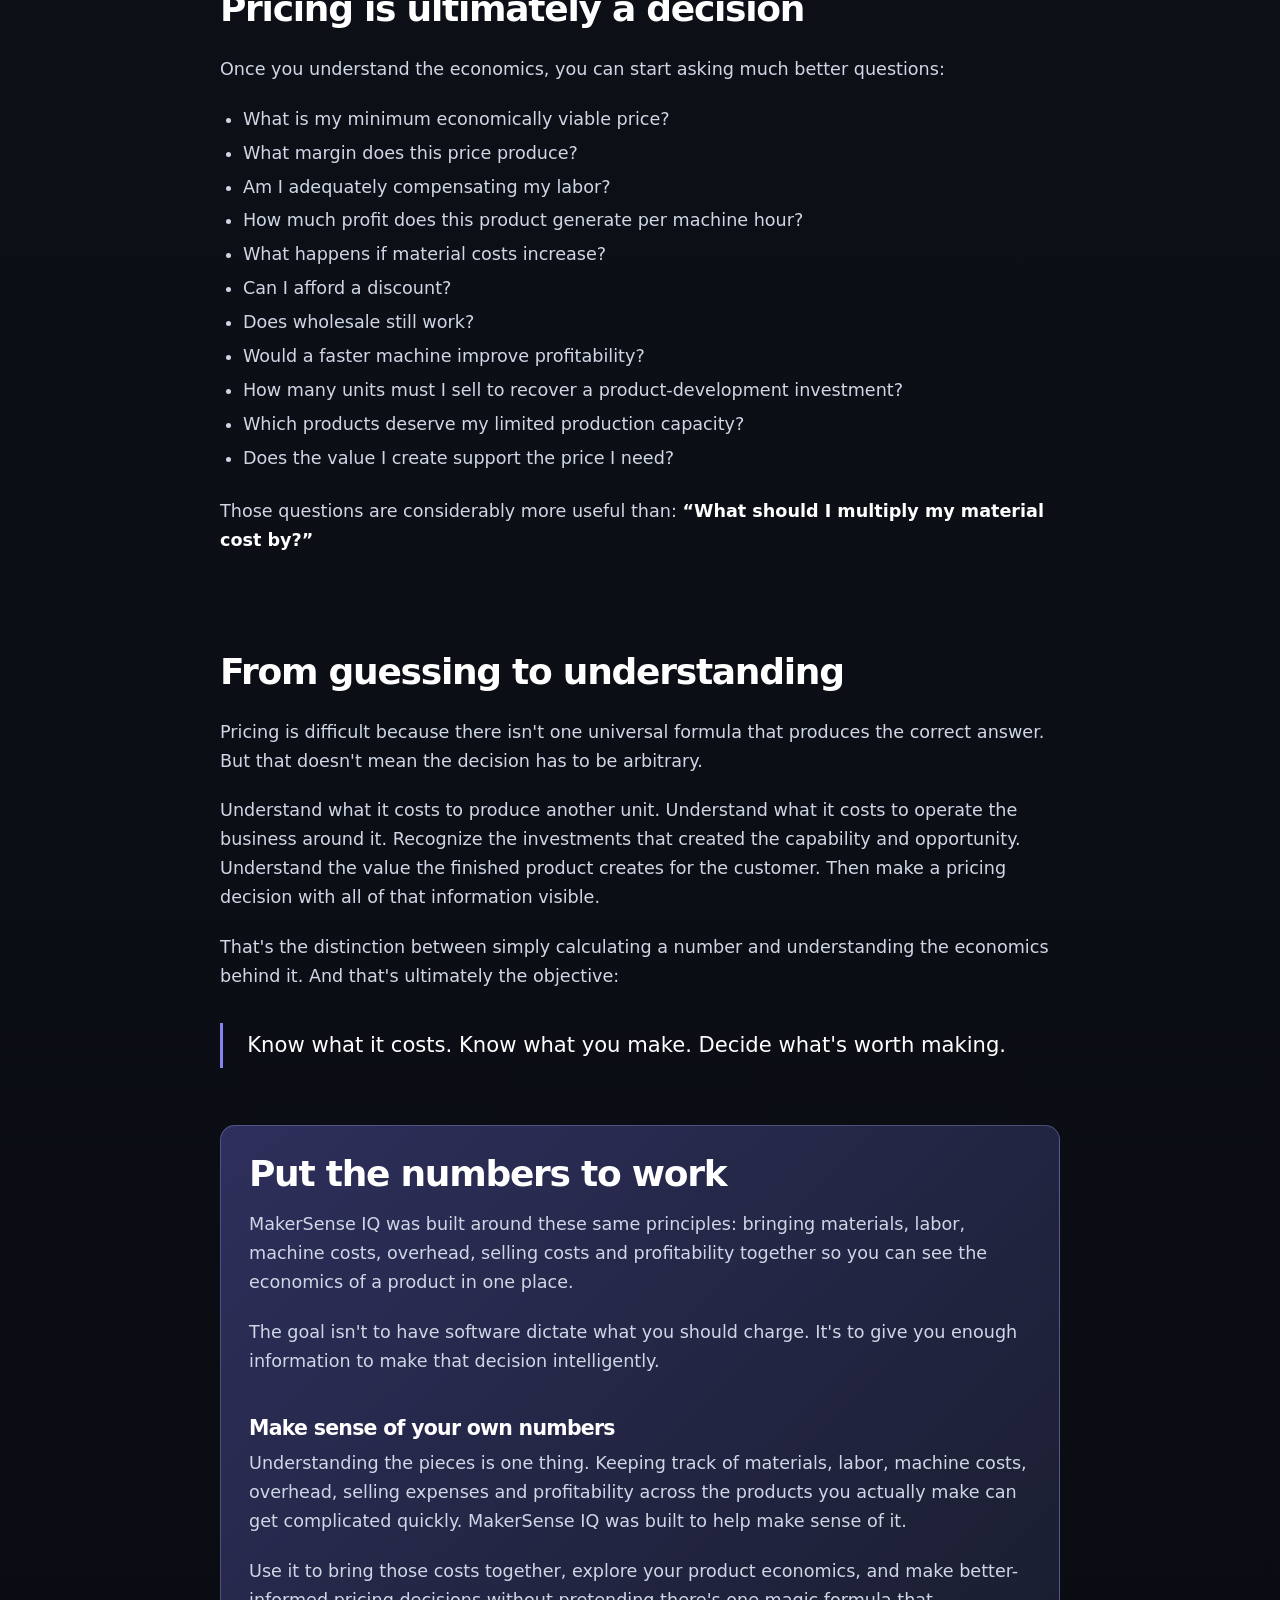
<file: learn/how-much-does-it-really-cost-to-make-your-product/index.html>
<!DOCTYPE html>
<html lang="en">
<head>
  <meta charset="UTF-8"><meta name="viewport" content="width=device-width, initial-scale=1.0">
  <title>How much does it really cost to make your product? | MakerSense IQ</title>
  <meta name="description" content="A maker's guide to product cost, price, and profit: materials, labor, machine time, overhead, selling costs, and customer value.">
  <link rel="canonical" href="https://makersenseiq.com/learn/how-much-does-it-really-cost-to-make-your-product/">
  <meta property="og:title" content="How much does it really cost to make your product?"><meta property="og:description" content="A maker's guide to cost, price, and profit."><meta property="og:type" content="article"><meta property="og:url" content="https://makersenseiq.com/learn/how-much-does-it-really-cost-to-make-your-product/"><meta property="og:image" content="https://makersenseiq.com/assets/learn/how-much-does-it-really-cost-to-make-your-product/hero-workbench.jpeg"><meta property="og:site_name" content="MakerSense IQ">
  <meta name="twitter:card" content="summary_large_image"><meta name="twitter:title" content="How much does it really cost to make your product?"><meta name="twitter:description" content="A maker's guide to cost, price, and profit."><meta name="twitter:image" content="https://makersenseiq.com/assets/learn/how-much-does-it-really-cost-to-make-your-product/hero-workbench.jpeg">
  <link rel="stylesheet" href="/learn/learn.css"><script defer src="/learn/learn.js"></script><link rel="icon" type="image/png" sizes="32x32" href="/images/makersense-iq-icon-32.png">
  <script type="application/ld+json">{"@context":"https://schema.org","@type":"Article","headline":"How much does it really cost to make your product?","description":"A maker's guide to cost, price, and profit.","mainEntityOfPage":"https://makersenseiq.com/learn/how-much-does-it-really-cost-to-make-your-product/","image":"https://makersenseiq.com/assets/learn/how-much-does-it-really-cost-to-make-your-product/hero-workbench.jpeg","publisher":{"@type":"Organization","name":"MakerSense IQ","logo":{"@type":"ImageObject","url":"https://makersenseiq.com/images/makersense-iq-icon-512.png"}},"datePublished":"2026-09-18","dateModified":"2026-09-18"}</script>
</head>
<body>
<header class="site-header"><a class="site-brand" href="/"><img src="/images/makersense-iq-logo.png" alt="MakerSense IQ"></a><nav class="site-nav" aria-label="Primary navigation"><a href="/learn/" aria-current="page">Learn</a><a class="nav-cta" href="https://app.makersenseiq.com/login">Start free</a></nav></header>
<main class="article-layout"><article>
<header class="article-header"><div class="eyebrow">Costing and pricing</div><h1>How much does it really cost to make your product?</h1><p class="article-dek">A maker's guide to cost, price, and profit</p><p class="article-meta">MakerSense IQ Learn</p></header>
<figure class="hero-figure"><img src="/assets/learn/how-much-does-it-really-cost-to-make-your-product/hero-workbench.jpeg" alt="A finished desk organizer, material, drawings, and a product design on a maker's workbench"><figcaption>A finished product is more than the materials that went into it.</figcaption></figure>
<div class="article-body">
<p>You designed something people like. You know roughly what the materials cost. Maybe you've already sold a few.</p><p>So, what should you charge for it?</p><p>For many makers, the first calculation is surprisingly simple:</p><blockquote>“It has about $12 worth of material in it, so if I sell it for $30, I'm making $18.”</blockquote><p>Probably not.</p><p>The material in a product is only one part of what it costs to make and sell. Your equipment costs money to own and operate. Consumables get used. Parts get scrapped. Packaging isn't free. Selling platforms take fees. And your time has value.</p><p>But there's another problem hiding inside that seemingly simple question: knowing what something costs doesn't necessarily tell you what it's worth. Those are two different questions, and understanding the difference is the foundation of intelligent product pricing.</p>
<h2>Cost is not price</h2><p><strong>Cost</strong> is what it takes for you to create, make, and sell the product. <strong>Price</strong> is what you ask the customer to pay for it. They're related, but they aren't interchangeable.</p><p>Suppose you determine that a product costs $25 to produce. That doesn't automatically mean the appropriate selling price is $30, $40, or $50. The price also has to make sense in the market. Customers have alternatives and expectations. Your design, quality, brand, availability, service, and uniqueness can all affect what someone is willing to pay.</p><p>Shopify's pricing guidance similarly recommends understanding production costs first and then considering competitors, market conditions, and customer value when choosing a pricing strategy. Cost-plus pricing is one method, not the only method.<sup><a href="#source-1">1</a></sup></p><p>Years ago, when I developed pricing software for the sign industry, I used a simple phrase:</p><blockquote>“The value of a sign is worth more than the sum of its parts.”</blockquote><p>That principle applies well beyond signs. A customer doesn't really care that your product contains $8.42 of walnut, $3.18 of filament, two magnets, and 37 cents worth of fasteners. The customer cares about what the finished product does for them.</p><p>Consider a 3D-printed product made from $5.58 worth of filament that sells for $37.95. What changed? The filament didn't somehow become seven times more valuable. Someone identified a problem, engineered a solution, designed it, tested it, refined it, manufactured it, and made that solution available to someone who wanted it.</p><p>The raw material is part of the cost. The finished solution creates the value.</p>
<h2>Three different economic questions</h2><p>It helps to separate three questions that makers often combine into one:</p><div class="summary-list"><div><strong>What does it cost to make another unit?</strong>These are the costs created because another product was produced.</div><div><strong>What does it cost to keep the business running?</strong>These are the expenses that exist whether you make one product or one thousand.</div><div><strong>What did it take to create the opportunity to sell the product?</strong>This includes the investment in knowledge, design, development, experimentation, equipment, and capability that made the product possible.</div></div><p>Those aren't necessarily handled the same way. And none of them, by themselves, determines what the customer believes the finished product is worth.</p>
<figure class="article-figure"><a data-lightbox href="/assets/learn/how-much-does-it-really-cost-to-make-your-product/three-economic-buckets.jpeg"><img src="/assets/learn/how-much-does-it-really-cost-to-make-your-product/three-economic-buckets.jpeg" alt="Three economic buckets: cost to produce another unit, cost to operate the business, and investment in creating the opportunity"></a><figcaption>All three buckets matter. They just behave differently. Open the graphic for a larger view.</figcaption></figure>
<p>The objective here is categorization, not suggesting that every dollar in all three buckets must be recovered identically from every sale.</p>
<h2>What does it cost to make another unit?</h2><p>Economists and accountants would generally describe many of these as variable costs: expenses that increase as production increases. For a maker, these may include:</p><ul><li>Materials and purchased components</li><li>Production labor</li><li>Machine usage</li><li>Consumables</li><li>Packaging</li><li>Transaction or marketplace fees</li><li>Expected waste and failure</li></ul><p>If you make ten units, you incur these costs roughly ten times. Understanding them establishes what it actually costs to put another product into a customer's hands.</p>
<h3>Materials and components</h3><p>Start with everything that physically becomes part of the finished product: lumber, filament, resin, acrylic, aluminum, fabric, paint, fasteners, magnets, electronics, labels, or purchased components. Use the actual quantity consumed, not simply the purchase price of the package.</p><p>If a $30 roll of material makes 20 products, the material cost is roughly $1.50 per product. If an $80 sheet of plywood yields eight usable products, the starting material allocation is roughly $10 each. Then consider waste. A saw turns some material into sawdust. CNC and laser processes leave remnants. Prints fail. Finishing consumes material that doesn't remain visibly attached to the product.</p><p>The objective isn't microscopic accounting precision. It's a reasonable representation of what production actually consumes.</p>
<h3>Labor</h3><p>Your own labor doesn't become economically worthless simply because you own the business. Etsy's seller guidance explicitly recommends establishing an hourly wage for yourself as well as employees when calculating product pricing and break-even costs.<sup><a href="#source-2">2</a></sup></p><p>If a product requires 10 minutes preparing files, 15 minutes setting up equipment, 20 minutes assembling, 15 minutes sanding, 10 minutes finishing, and 5 minutes packaging, that's 75 minutes of labor. Assigning a labor rate allows you to determine whether the product actually compensates the work required to produce it.</p><p>But labor time and machine time aren't necessarily the same thing. A 3D printer might operate unattended for six hours while requiring only 20 minutes of actual human labor. Treating those six hours as six hours of labor would distort the economics just as badly as pretending the machine time is free.</p>
<h3>Machine cost</h3><p>Machines have an economic cost even after the purchase is forgotten. A printer, laser cutter, CNC router, mill, lathe, sewing machine, or other production asset may involve purchase cost, maintenance, replacement parts, consumables, electricity, repairs, and eventual replacement.</p><p>IRS Publication 946 provides a useful illustration of the underlying principle: business machinery and equipment have finite useful lives, and their acquisition cost is recovered over time through depreciation.<sup><a href="#source-3">3</a></sup> Internal production costing isn't the same thing as tax depreciation, but the principle matters. Equipment ownership has a cost.</p><p>For production purposes, one useful approach is converting that ownership and operating cost into a machine cost per operating hour. That also exposes something beyond simple cost: capacity. If one product occupies a machine for eight hours and another occupies it for two, those products consume very different amounts of a limited production resource. Eventually, that makes metrics such as profit per machine hour useful when deciding what is actually worth producing.</p>
<h3>Consumables, packaging and selling costs</h3><p>Not every production expense becomes an obvious component of the finished object. Sandpaper, router bits, printer nozzles, masking, adhesives, gloves, lubricants, cleaning supplies and other consumables are real costs even though the customer may never see them.</p><p>The same applies after production. Packaging, payment-processing fees, marketplace fees, commissions, fulfillment costs and shipping subsidies can materially change profitability. The same physical product sold directly, through your own website, and through a marketplace can therefore produce different profits at exactly the same selling price.</p>
<figure class="article-figure"><a data-lightbox href="/assets/learn/how-much-does-it-really-cost-to-make-your-product/anatomy-of-true-product-cost.png"><img src="/assets/learn/how-much-does-it-really-cost-to-make-your-product/anatomy-of-true-product-cost.png" alt="Exploded product diagram showing materials, labor, machine cost, consumables, packaging, waste and failure, allocated overhead, and selling costs"></a><figcaption>Anatomy of true product cost. Open the graphic for a larger view.</figcaption></figure>
<h2>What does it cost to keep the business running?</h2><p>Some expenses exist regardless of whether you produce another unit tomorrow. These are generally overhead or fixed costs. Examples might include:</p><ul><li>Shop or studio space</li><li>Insurance</li><li>Website hosting</li><li>Software subscriptions</li><li>Internet</li><li>Accounting</li><li>Administrative expenses</li><li>Some utilities</li><li>Equipment and infrastructure not assigned directly to one product</li></ul><p>The U.S. Small Business Administration uses the same broad distinction in its break-even guidance, separating fixed costs from variable costs and noting that some expenses contain elements of both.<sup><a href="#source-4">4</a></sup></p><p>Overhead eventually has to be supported by the business. But it doesn't physically reside inside any particular product, which means it has to be allocated somehow. A shop might allocate overhead by labor hour, machine hour, unit produced, revenue, or some combination depending on how the business operates. The important thing is recognizing that it exists. A product that appears profitable only because rent, software, insurance, administration, and other operating expenses have been ignored isn't as profitable as it appears.</p>
<h2>What did it cost to create the opportunity?</h2><p>This third category deserves different treatment. Suppose you spent months learning CAD; learned how to operate a printer, laser or CNC router; designed 17 revisions of a product; bought test materials; built and destroyed prototypes; developed fixtures and processes; created photographs and marketing material; or built an audience. Those efforts have economic value.</p><p>But they aren't the same thing as the filament consumed by the next product you manufacture. They're investments in capability and opportunity, and investments aren't guaranteed to pay off. That matters because maker-pricing discussions sometimes drift toward the idea that every hour ever spent must somehow be charged directly to the customer. That isn't necessarily sensible.</p><p>If developing a new product requires 100 hours and you expect to sell 1,000 units, allocating some development investment across those units may be perfectly reasonable. Trying to recover all 100 hours from the first customer probably isn't. More importantly, some investments benefit more than one product. Learning CAD may enable hundreds of future designs; a better camera may support years of product photography; an audience may help sell products that don't even exist yet.</p><p>Investment creates capability, and capability creates future opportunities. Understanding what you've invested is important. Pretending every investment is a direct per-unit production cost is not.</p>
<h2>Failure is part of production</h2><p>Real manufacturing isn't perfect. Prints fail. Wood splits. Finishes get contaminated. Parts get machined incorrectly. Products get damaged during assembly.</p><p>If you make 100 units and historically lose five, the 95 good units ultimately have to support resources consumed by all 100. That's why realistic costing should account for expected waste and failure. Ignoring failure doesn't make it free. It simply hides the expense.</p>
<h2>So what does one product actually cost?</h2><p>For an individual unit, a useful conceptual model is:</p><p class="equation">Materials + Direct labor + Machine cost + Consumables + Packaging + Expected waste/failure + Selling costs + Reasonable overhead allocation</p><p>That gives us something much more useful than material cost alone: <strong>true product cost.</strong> But we're still not finished. Knowing the true cost tells us what the product must economically support. It still doesn't tell us exactly what the product should sell for.</p>
<h2>Cost, investment and created value</h2><p>This is where pricing becomes more interesting. The maker understands the cost of producing the product and the effort and investment required to create it. But ultimately, the customer controls the value side of the equation.</p><p>A product may have required enormous effort to develop and still solve a problem nobody particularly cares about. Another may be remarkably inexpensive to manufacture while solving a problem extremely well. That difference matters.</p><p>A useful way to think about sustainable pricing is therefore as a convergence among three perspectives:</p><div class="summary-list"><div><strong>Cost to make</strong>The economic reality of producing and selling the product.</div><div><strong>Cost to design and develop</strong>The investment required to create the solution and the capability behind it.</div><div><strong>Created value</strong>The usefulness, differentiation, convenience, quality, experience, or other benefit the customer receives.</div></div><figure class="article-figure"><a data-lightbox href="/assets/learn/how-much-does-it-really-cost-to-make-your-product/determining-value.png"><img src="/assets/learn/how-much-does-it-really-cost-to-make-your-product/determining-value.png" alt="Venn diagram showing cost to make, cost to design, and created value intersecting at sustainable and sensible pricing"></a><figcaption>Good products live where cost, effort, and customer value meet. Open the graphic for a larger view.</figcaption></figure><p>The intersection isn't a mathematical formula. It's a decision framework. Pricing isn't a science experiment where everyone using the same material and machine must arrive at the same answer. Two makers can manufacture similar products and rationally choose different prices. One may pursue volume. Another may deliberately pursue premium positioning. Another may be operating a side business that only needs to produce enough return to justify continuing. Different objectives can produce different pricing decisions.</p>
<h2>Profit is not the same as labor</h2><p>If you spend an hour producing something and assign $25 of labor to the product, that $25 compensates the work performed. Profit is what remains for the business after its costs—including labor—are covered.</p><p>Profit provides resources to develop new products, replace equipment, survive slow periods, absorb unexpected expenses, expand capacity, fund future investment, and compensate ownership for business risk. A business that reimburses its expenses and compensates the owner for production labor may provide employment. That isn't necessarily the same thing as generating a meaningful return as a business.</p>
<h2>Markup and margin are not the same thing</h2><p>Suppose a product costs $60 and sells for $100. Profit is $40.</p><p><strong>Markup</strong> compares profit with cost: $40 ÷ $60 = 66.7% markup.</p><p><strong>Margin</strong> compares profit with selling price: $40 ÷ $100 = 40% margin.</p><p>Same $40. Different denominator. Shopify's pricing guidance makes the same distinction: markup measures the amount added relative to product cost, while margin measures profit relative to selling price.<sup><a href="#source-1">1</a></sup> Adding a 40% markup does not produce a 40% margin.</p>
<h2>What happens when we put it all together?</h2><p>Imagine a maker sells a desktop accessory for $50. The obvious material cost is $9. At first glance:</p><p class="equation">$50 selling price − $9 material = $41</p><p>That looks pretty good. Now let's look at the rest.</p><div class="article-table-wrap"><table><thead><tr><th>Cost</th><th>Per product</th></tr></thead><tbody><tr><td>Material/components</td><td>$9.00</td></tr><tr><td>Production labor</td><td>$10.00</td></tr><tr><td>Machine cost</td><td>$3.50</td></tr><tr><td>Consumables</td><td>$1.00</td></tr><tr><td>Packaging</td><td>$2.50</td></tr><tr><td>Allocated overhead</td><td>$3.00</td></tr><tr><td>Expected waste/failure</td><td>$1.50</td></tr><tr><td>Selling/payment fees</td><td>$5.00</td></tr><tr><th>Estimated total cost</th><th>$35.50</th></tr></tbody></table></div><p>At a $50 selling price: <strong>Revenue: $50.00. Estimated cost: $35.50. Profit: $14.50. Margin: 29%.</strong></p><figure class="article-figure"><a data-lightbox href="/assets/learn/how-much-does-it-really-cost-to-make-your-product/where-did-the-41-go.png"><img src="/assets/learn/how-much-does-it-really-cost-to-make-your-product/where-did-the-41-go.png" alt="Comparison showing a fifty dollar product's material-only assumption and its true product cost breakdown"></a><figcaption>A $50 product looks simple from the outside. Here is what is really inside. Open the graphic for a larger view.</figcaption></figure><p>That's not necessarily a bad product. It's simply a very different economic picture from believing you're making $41.</p>
<h2>What if the market won't support the price?</h2><p>Suppose you've calculated your economics and determine that a product needs to sell for $85 to produce the return you want. Then you discover customers have several credible alternatives around $45. The calculation didn't fail. It revealed a business problem.</p><p>Perhaps your production process is too expensive; the design requires too much labor; your material choice is uneconomical; competitors manufacture at greater scale; your differentiation isn't meaningful enough; you're selling through the wrong channel; the product needs to be redesigned; or the product simply isn't commercially viable. Or perhaps your product genuinely creates enough additional value to justify a higher price. That's what you now have to determine.</p><p>Good costing doesn't tell customers what they should be willing to pay. It tells you what has to be true for producing the product to make sense.</p>
<h2>You don't need perfect numbers</h2><p>If you're just starting out, you probably don't know your exact annual machine utilization, failure rate, overhead allocation, or average consumable expense. That's normal. Start with reasonable assumptions and improve them as you collect real information.</p><p>The SBA similarly cautions that break-even calculations are estimates because some costs and production information aren't known with certainty in advance.<sup><a href="#source-4">4</a></sup> An estimate that recognizes a cost exists is generally more useful than pretending the cost is zero because you can't calculate it perfectly. As your business develops, assumptions can gradually be replaced by actual data. The objective isn't perfect accounting. It's better decision-making.</p>
<h2>Pricing is ultimately a decision</h2><p>Once you understand the economics, you can start asking much better questions:</p><ul><li>What is my minimum economically viable price?</li><li>What margin does this price produce?</li><li>Am I adequately compensating my labor?</li><li>How much profit does this product generate per machine hour?</li><li>What happens if material costs increase?</li><li>Can I afford a discount?</li><li>Does wholesale still work?</li><li>Would a faster machine improve profitability?</li><li>How many units must I sell to recover a product-development investment?</li><li>Which products deserve my limited production capacity?</li><li>Does the value I create support the price I need?</li></ul><p>Those questions are considerably more useful than: <strong>“What should I multiply my material cost by?”</strong></p>
<h2>From guessing to understanding</h2><p>Pricing is difficult because there isn't one universal formula that produces the correct answer. But that doesn't mean the decision has to be arbitrary.</p><p>Understand what it costs to produce another unit. Understand what it costs to operate the business around it. Recognize the investments that created the capability and opportunity. Understand the value the finished product creates for the customer. Then make a pricing decision with all of that information visible.</p><p>That's the distinction between simply calculating a number and understanding the economics behind it. And that's ultimately the objective:</p><blockquote>Know what it costs. Know what you make. Decide what's worth making.</blockquote>
<section class="article-cta"><h2>Put the numbers to work</h2><p>MakerSense IQ was built around these same principles: bringing materials, labor, machine costs, overhead, selling costs and profitability together so you can see the economics of a product in one place.</p><p>The goal isn't to have software dictate what you should charge. It's to give you enough information to make that decision intelligently.</p><h3>Make sense of your own numbers</h3><p>Understanding the pieces is one thing. Keeping track of materials, labor, machine costs, overhead, selling expenses and profitability across the products you actually make can get complicated quickly. MakerSense IQ was built to help make sense of it.</p><p>Use it to bring those costs together, explore your product economics, and make better-informed pricing decisions without pretending there's one magic formula that determines what you should charge.</p><a class="button" href="https://app.makersenseiq.com/login">Create a free account</a></section>
<section class="sources" aria-labelledby="sources-title"><h2 id="sources-title">Sources and further reading</h2><ol><li id="source-1"><a href="https://help.shopify.com/en/manual/products/details/product-pricing/determine-pricing">Shopify — Product pricing guidance</a><br>Guidance covering production costs, pricing strategies, market considerations, markup and margin.</li><li id="source-2"><a href="https://www.etsy.com/ca/seller-handbook/article/1106022743419">Etsy Seller Handbook — Product pricing guidance</a><br>Guidance discussing supplies, overhead, owner and employee labor, break-even pricing and profit.</li><li id="source-3"><a href="https://www.irs.gov/publications/p946">Internal Revenue Service — Publication 946, How to Depreciate Property</a><br>Federal guidance covering depreciation and the treatment of qualifying machinery and equipment over their useful lives.</li><li id="source-4"><a href="https://legacy.sba.gov/business-guide/plan-your-business/calculate-your-startup-costs/break-even-point">U.S. Small Business Administration — Break-even analysis</a><br>Guidance explaining fixed costs, variable costs, contribution margin and break-even analysis.</li></ol></section>
</div></article></main><footer class="site-footer"><span>© 2026 MakerSense IQ</span><a href="mailto:support@makersenseiq.com">support@makersenseiq.com</a></footer></body></html>
</file>
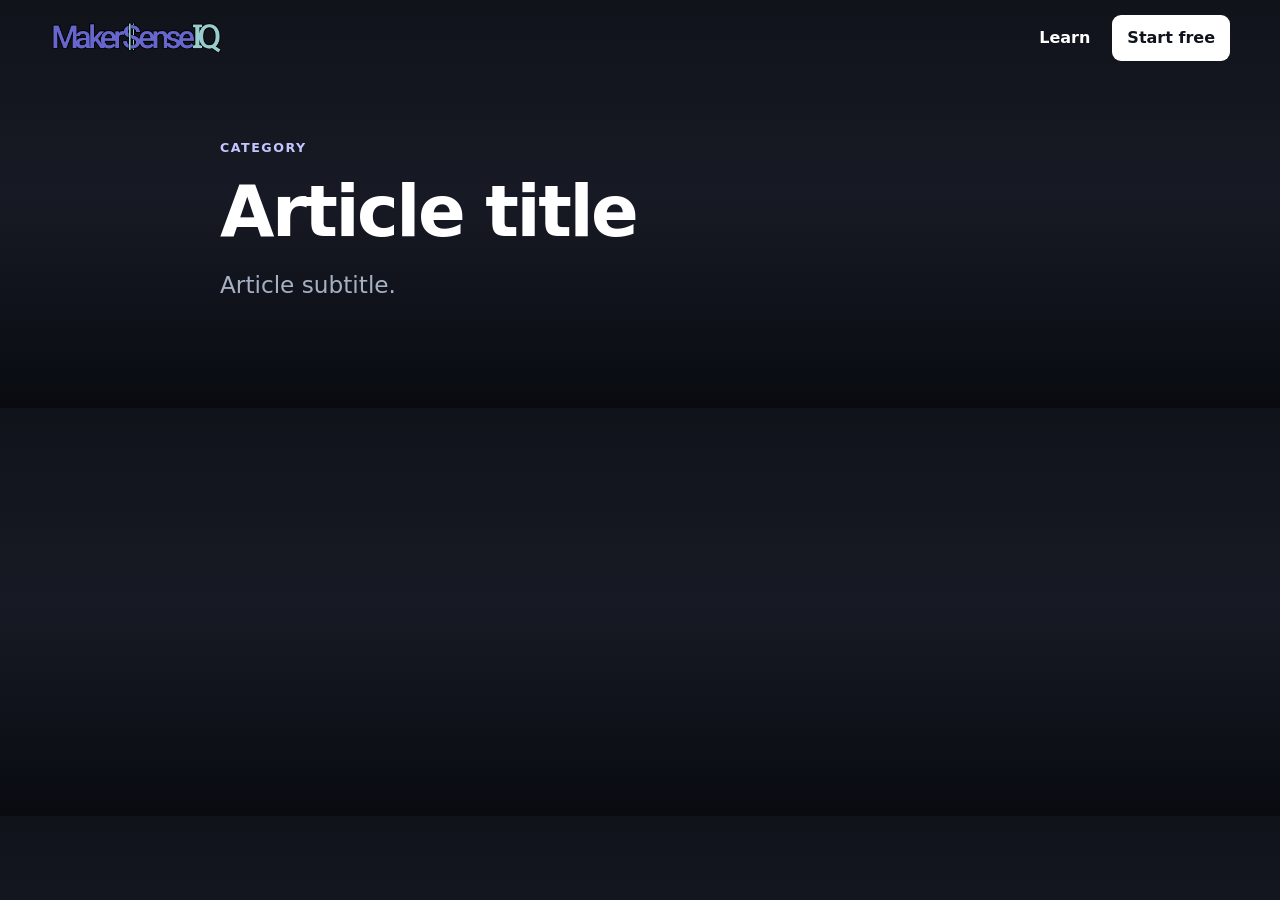
<file: learn/article-template.html>
<!--
  Copy this file into learn/<article-slug>/index.html for each new article.
  Keep article assets in assets/learn/<article-slug>/, update unique metadata and
  Article JSON-LD, then add the new article card to learn/index.html.
  This is intentionally build-free so Cloudflare Pages can publish it directly.
-->
<!DOCTYPE html><html lang="en"><head><meta charset="UTF-8"><meta name="viewport" content="width=device-width, initial-scale=1.0"><title>Article title | MakerSense IQ</title><meta name="description" content="Article description."><link rel="canonical" href="https://makersenseiq.com/learn/article-slug/"><link rel="stylesheet" href="/learn/learn.css"><script defer src="/learn/learn.js"></script></head><body><header class="site-header"><a class="site-brand" href="/"><img src="/images/makersense-iq-logo.png" alt="MakerSense IQ"></a><nav class="site-nav" aria-label="Primary navigation"><a href="/learn/" aria-current="page">Learn</a><a class="nav-cta" href="https://app.makersenseiq.com/login">Start free</a></nav></header><main class="article-layout"><article><header class="article-header"><div class="eyebrow">Category</div><h1>Article title</h1><p class="article-dek">Article subtitle.</p></header><div class="article-body"><!-- Add data-lightbox to any figure link that should open in the shared image lightbox. --></div></article></main></body></html>
</file>
<file: learn/learn.css>
:root { --bg:#10131b; --panel:#191d28; --line:rgba(255,255,255,.14); --text:#eef2f8; --body:#cfd7e6; --muted:#a6b0c3; --brand:#8583ef; --ink:#132132; }
* { box-sizing:border-box; }
html { scroll-behavior:smooth; }
body { margin:0; color:var(--text); background:linear-gradient(180deg,#11131b 0,#171a24 48%,#090b11 100%); font-family:system-ui,-apple-system,"Segoe UI",Roboto,Helvetica,Arial,sans-serif; line-height:1.65; }
a { color:inherit; }
.site-header { width:min(1180px,calc(100% - 40px)); margin:auto; min-height:76px; display:flex; align-items:center; justify-content:space-between; gap:20px; }
.site-brand { display:flex; align-items:center; text-decoration:none; font-size:1.05rem; font-weight:800; letter-spacing:-.02em; }
.site-brand img { width:174px; height:auto; }
.site-nav { display:flex; align-items:center; gap:22px; font-weight:750; }
.site-nav a { color:var(--muted); text-decoration:none; }
.site-nav a:hover,.site-nav a[aria-current="page"] { color:#fff; }
.nav-cta,.button { display:inline-flex; justify-content:center; align-items:center; border-radius:9px; padding:10px 15px; text-decoration:none; font-weight:800; background:#fff; color:#10131b !important; }
.learn-shell { width:min(1080px,calc(100% - 40px)); margin:auto; padding:42px 0 72px; }
.eyebrow { color:#c5c6ff; text-transform:uppercase; letter-spacing:.12em; font-weight:800; font-size:.79rem; }
.learn-hero { max-width:780px; padding:38px 0 22px; }
h1,h2,h3 { color:#fff; line-height:1.12; letter-spacing:-.035em; }
h1 { font-size:clamp(2.35rem,6vw,4.7rem); margin:.2em 0; }
.lead { max-width:720px; color:var(--muted); font-size:clamp(1.1rem,2vw,1.3rem); }
.article-grid { display:grid; grid-template-columns:repeat(auto-fit,minmax(280px,1fr)); gap:22px; margin-top:30px; }
.article-card { background:var(--panel); border:1px solid var(--line); border-radius:15px; overflow:hidden; display:flex; flex-direction:column; }
.article-card img { aspect-ratio:2.1/1; width:100%; object-fit:cover; }
.article-card-body { padding:22px; }
.article-card h2 { margin:7px 0 10px; font-size:1.45rem; }
.article-card p { margin:0; color:var(--body); }
.article-card a { text-decoration:none; }
.read-link { display:inline-block; margin-top:18px; color:#d8d9ff; font-weight:800; }
.article-layout { width:min(840px,calc(100% - 40px)); margin:auto; padding:24px 0 76px; }
.article-header { padding:38px 0 28px; }
.article-header h1 { max-width:830px; font-size:clamp(2.35rem,5.5vw,4.5rem); }
.article-dek { max-width:650px; color:var(--muted); font-size:clamp(1.15rem,2.3vw,1.45rem); margin:0; }
.article-meta { color:var(--muted); font-size:.95rem; margin-top:20px; }
.article-body { font-size:1.1rem; color:var(--body); }
.article-body h2 { font-size:clamp(1.65rem,3vw,2.25rem); margin:2.7em 0 .7em; }
.article-body h3 { font-size:1.28rem; margin:2em 0 .45em; }
.article-body p { margin:0 0 1.18em; }
.article-body ul { padding-left:1.3em; margin:.25em 0 1.35em; }
.article-body li { margin:.28em 0; }
.article-body strong { color:#fff; }
.article-body blockquote { border-left:3px solid var(--brand); padding:.25em 0 .25em 1.15em; margin:1.5em 0; color:#fff; font-size:1.2em; }
.hero-figure,.article-figure { margin:0 0 2.1em; }
.hero-figure img,.article-figure img { display:block; width:100%; height:auto; border-radius:12px; border:1px solid rgba(255,255,255,.12); }
.article-figure figcaption { color:var(--muted); margin-top:.65em; font-size:.92rem; }
.article-figure a { display:block; cursor:zoom-in; }
.lightbox { border:0; background:transparent; padding:0; max-width:min(96vw,1500px); max-height:96vh; }
.lightbox::backdrop { background:rgba(0,0,0,.86); }
.lightbox-content { position:relative; margin:0; }
.lightbox img { display:block; max-width:94vw; max-height:88vh; width:auto; height:auto; border-radius:8px; }
.lightbox-close { position:absolute; top:12px; right:12px; width:42px; height:42px; padding:0; border:1px solid rgba(255,255,255,.35); border-radius:999px; background:rgba(12,15,22,.82); color:#fff; font-size:1.7rem; line-height:1; cursor:pointer; }
.lightbox-close:hover { background:#fff; color:#10131b; }
.article-table-wrap { overflow-x:auto; margin:1.5em 0 1.2em; }
table { width:100%; min-width:430px; border-collapse:collapse; background:rgba(255,255,255,.04); }
th,td { border:1px solid var(--line); padding:.75em .9em; text-align:left; }
th { color:#fff; background:rgba(133,131,239,.17); }
td:last-child,th:last-child { text-align:right; }
.equation { font-weight:800; color:#fff; background:rgba(133,131,239,.13); border-radius:10px; padding:1em 1.15em; }
.summary-list { display:grid; grid-template-columns:repeat(3,1fr); gap:12px; margin:1.25em 0; }
.summary-list div { padding:16px; border:1px solid var(--line); border-radius:10px; background:var(--panel); }
.summary-list strong { display:block; margin-bottom:5px; }
.article-cta { background:linear-gradient(135deg,rgba(104,103,210,.38),rgba(27,31,48,.9)); border:1px solid rgba(171,170,255,.35); padding:28px; border-radius:15px; margin:3.2em 0; }
.article-cta h2 { margin:0 0 .45em; }
.sources { padding-top:1em; border-top:1px solid var(--line); }
.sources ol { padding-left:1.3em; }
.sources li { margin:1em 0; }
.sources a { color:#d8d9ff; }
.site-footer { width:min(1080px,calc(100% - 40px)); margin:auto; padding:26px 0 38px; border-top:1px solid var(--line); color:#7f8aa1; font-size:.9rem; display:flex; justify-content:space-between; gap:12px; }
@media (max-width:640px) { .site-header{width:min(100% - 28px,1180px); min-height:64px}.site-brand img{width:138px}.site-nav{gap:14px;font-size:.94rem}.nav-cta{padding:8px 10px}.learn-shell,.article-layout{width:min(100% - 28px,1080px)}.summary-list{grid-template-columns:1fr}.article-body{font-size:1.04rem}.site-footer{flex-direction:column;width:min(100% - 28px,1080px)} }
</file>
